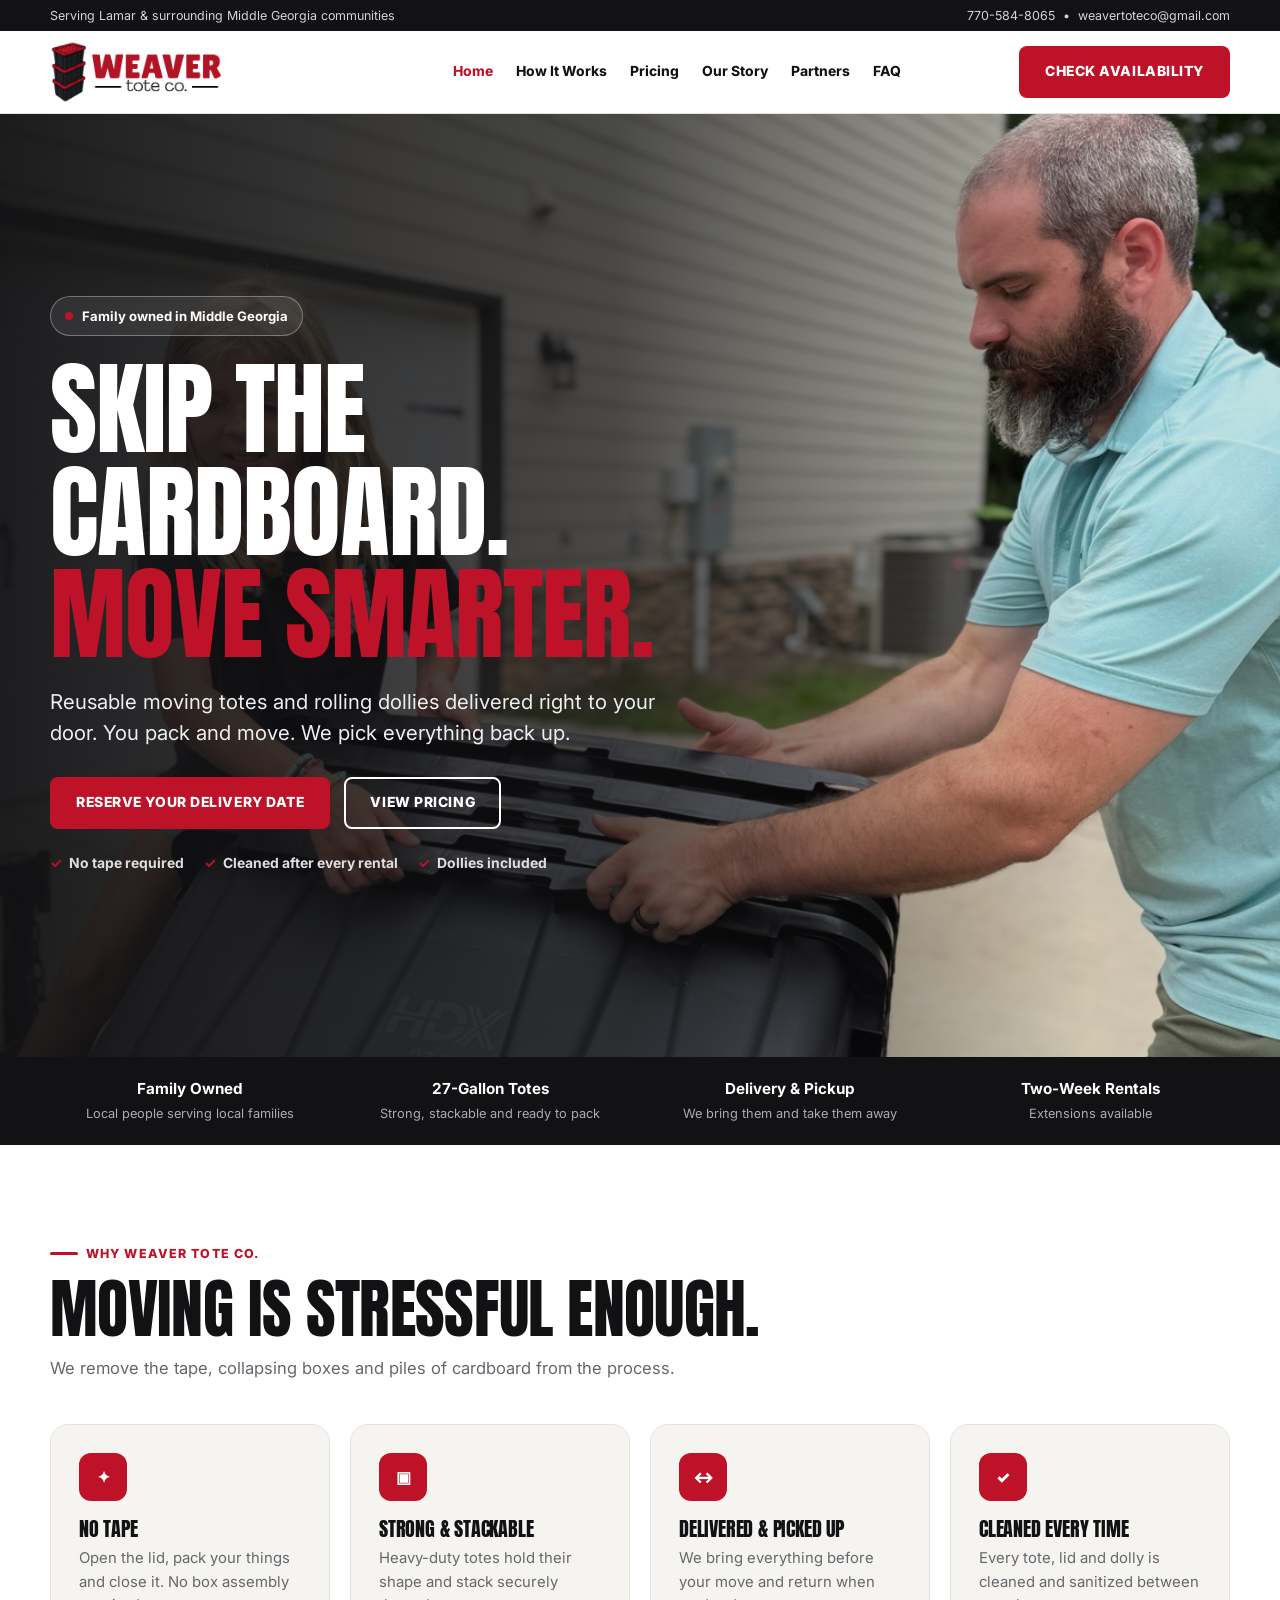
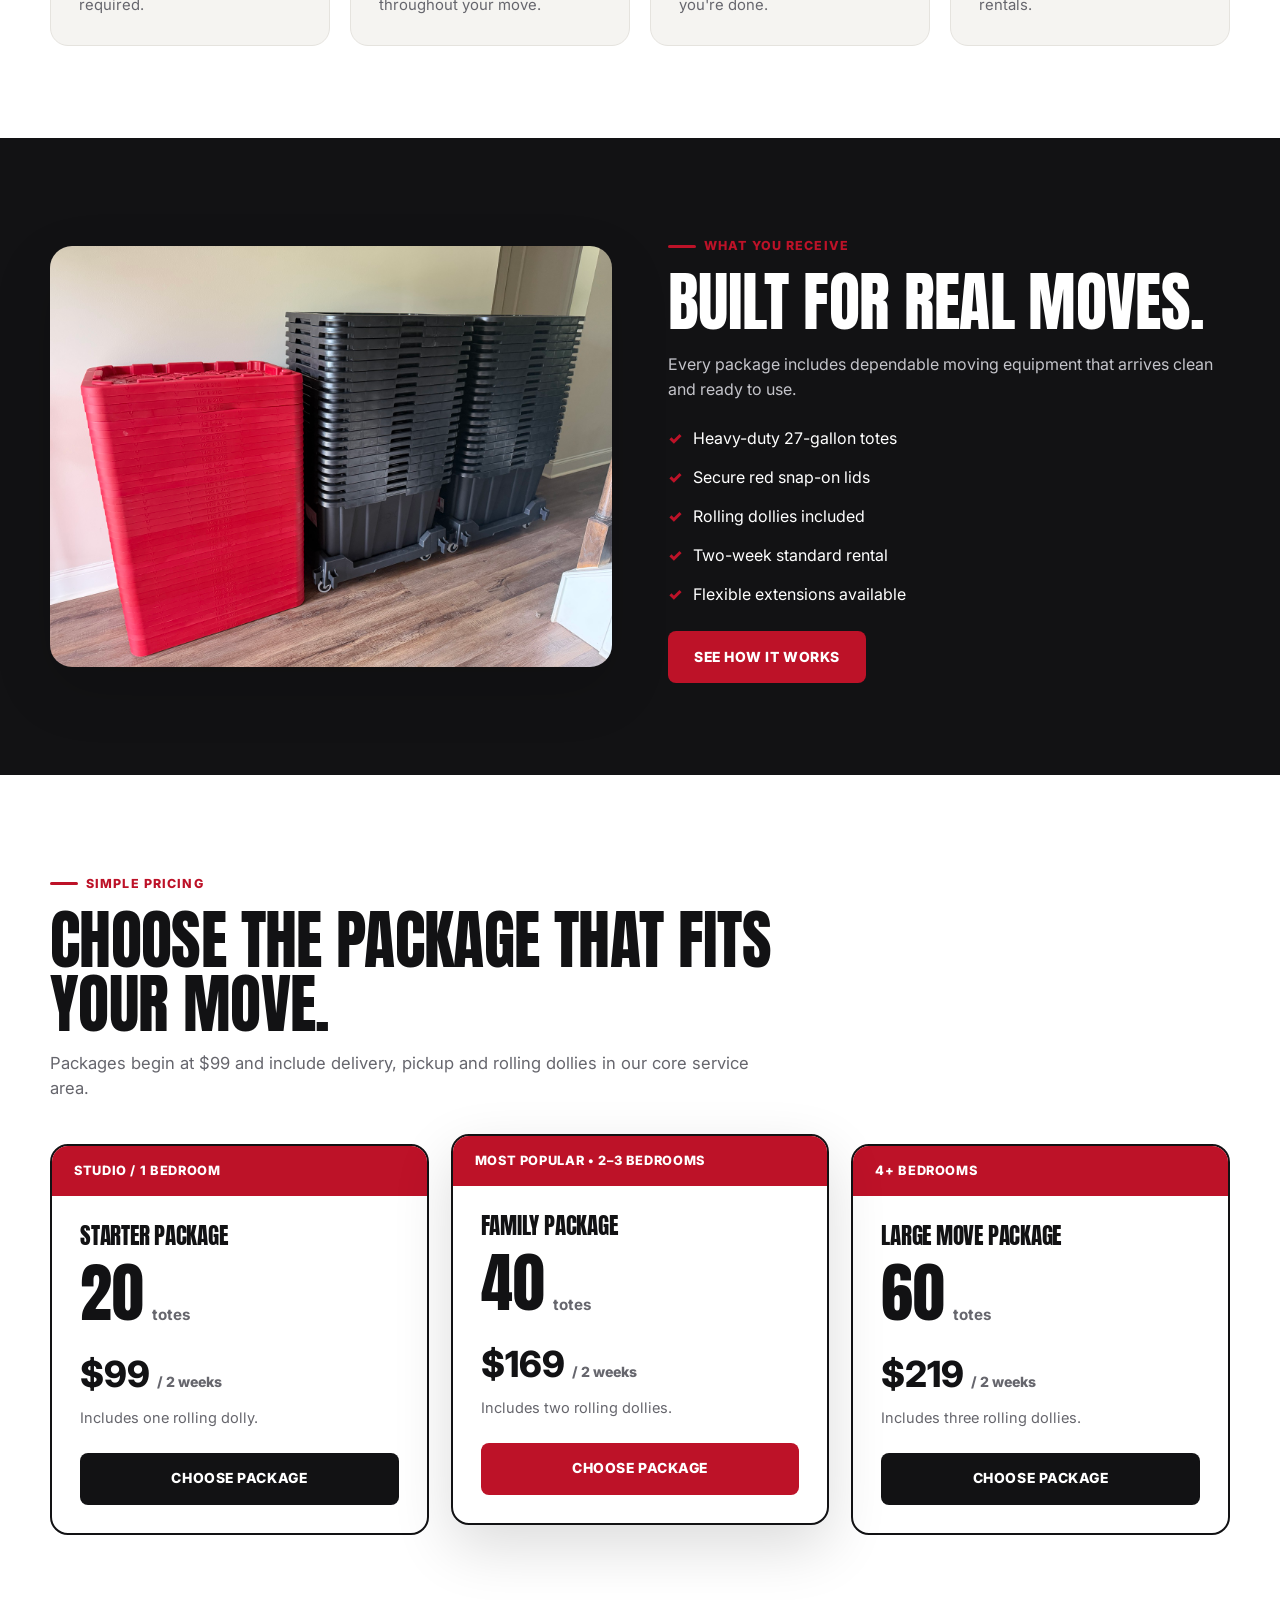
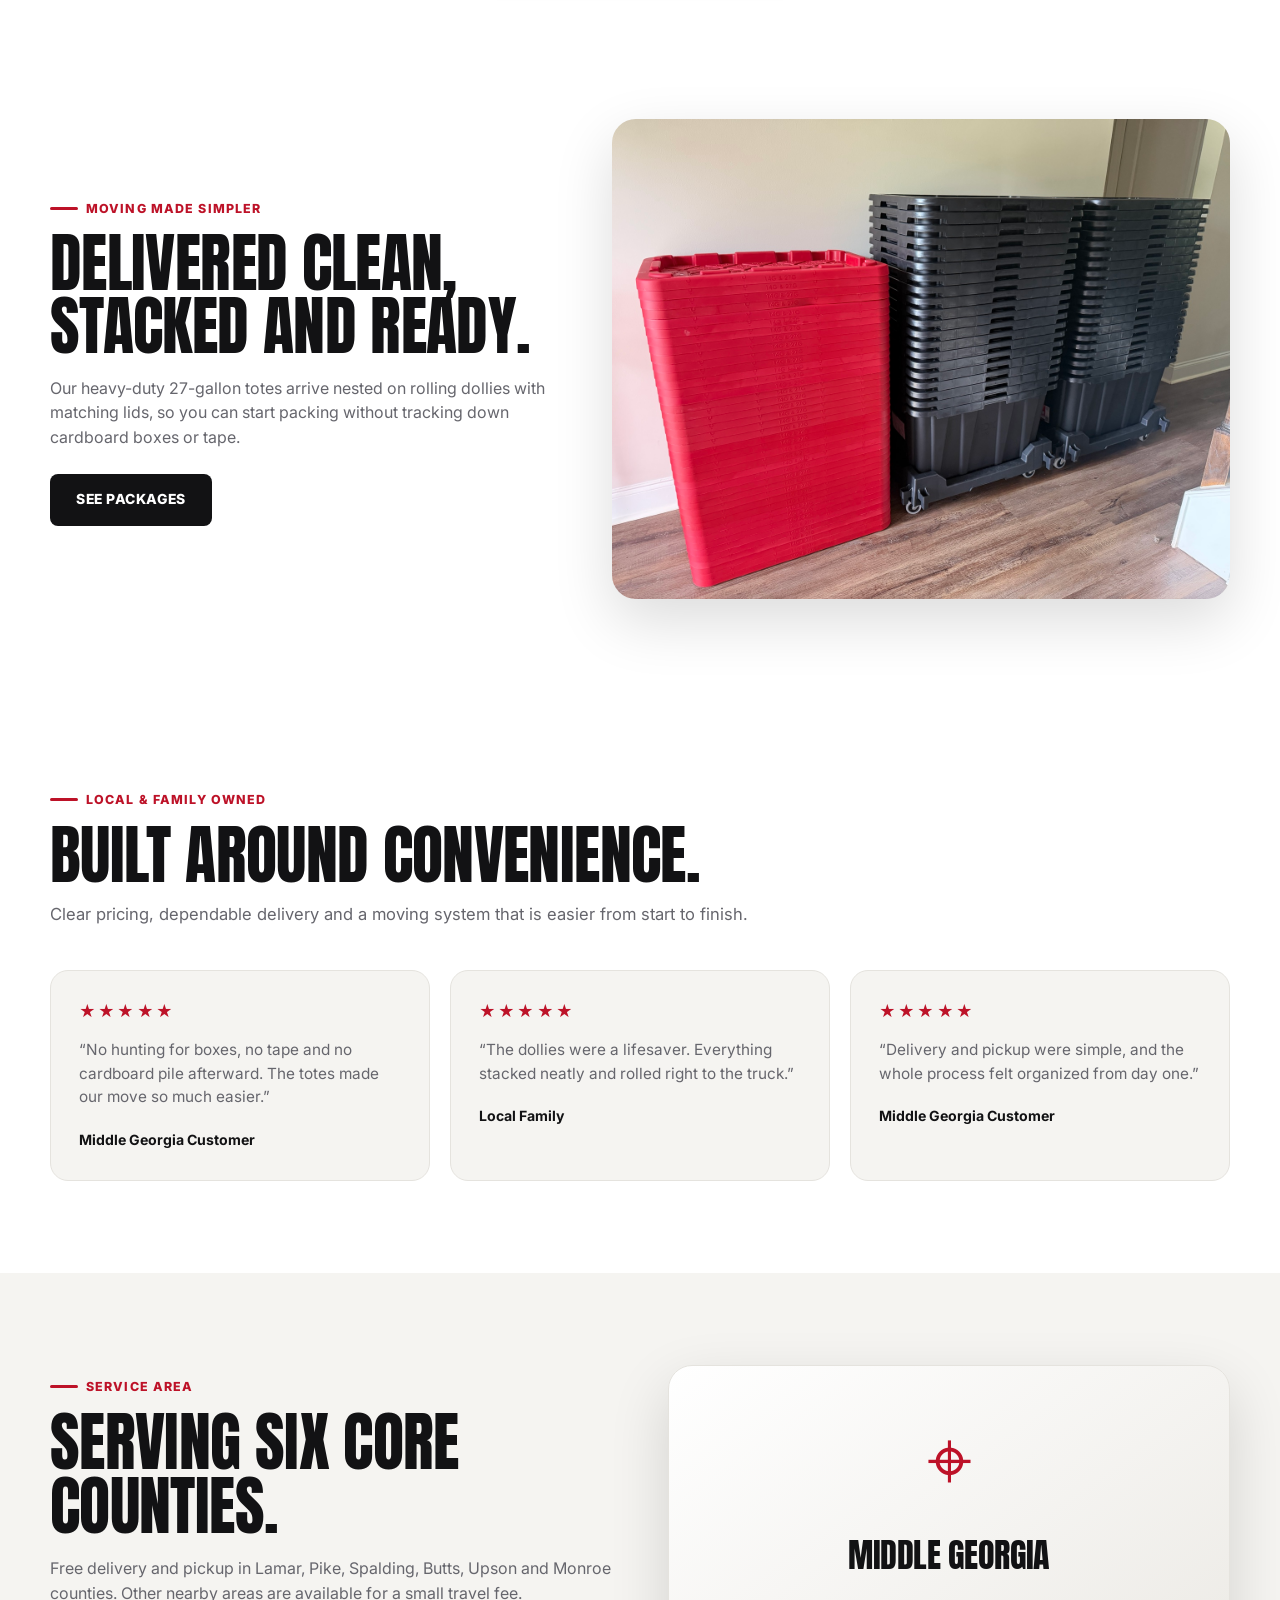
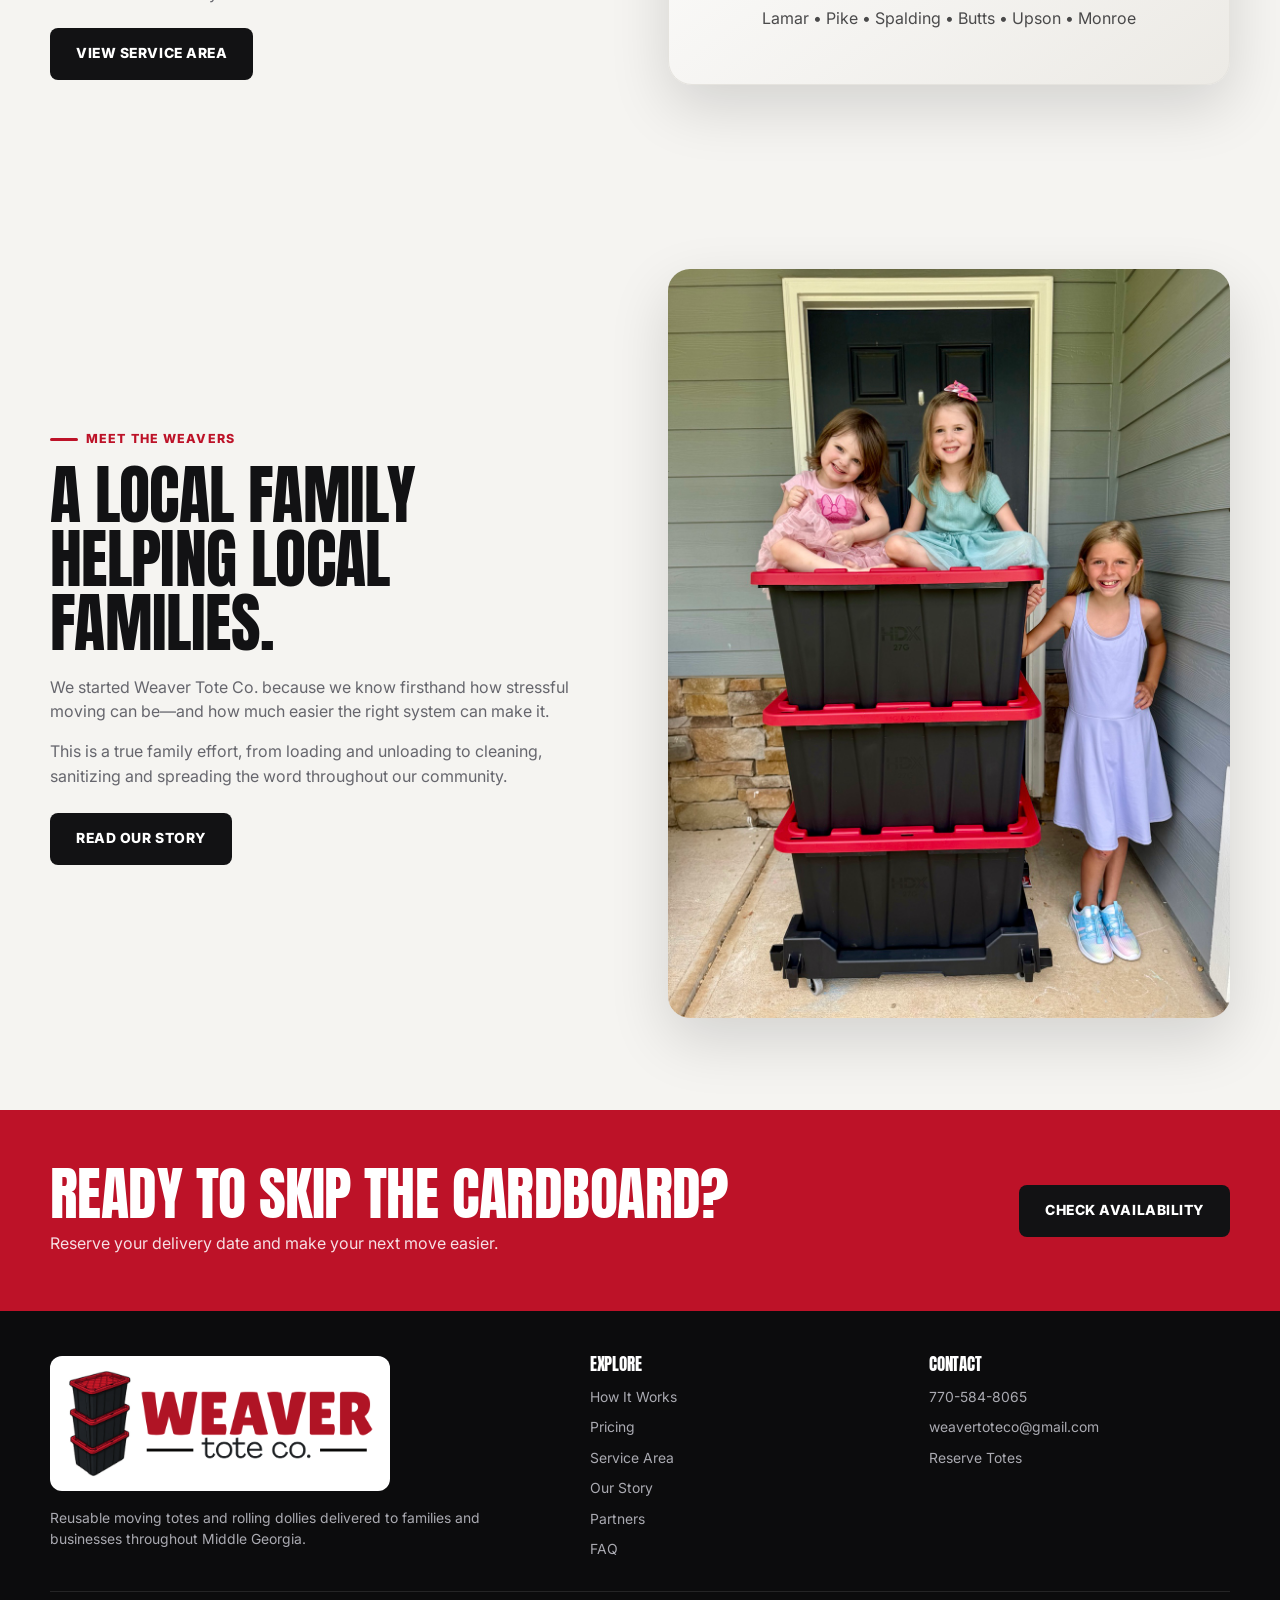
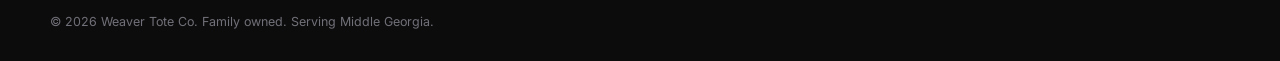
<file: index.html>
<!DOCTYPE html>
<html lang="en"><head>
<meta charset="UTF-8"><meta name="viewport" content="width=device-width,initial-scale=1">
<meta name="color-scheme" content="light only">
<title>Weaver Tote Co. | Moving Tote Rentals in Middle Georgia</title><meta name="description" content="Reusable moving totes and rolling dollies delivered throughout Lamar County and surrounding Middle Georgia communities.">
<link rel="preconnect" href="https://fonts.googleapis.com"><link rel="preconnect" href="https://fonts.gstatic.com" crossorigin>
<link href="https://fonts.googleapis.com/css2?family=Anton&family=Inter:wght@400;500;600;700;800&display=swap" rel="stylesheet">
<link rel="stylesheet" href="styles.css">
</head><body>
<header>
 <div class="topbar"><div class="container topbar-inner">
  <span>Serving Lamar & surrounding Middle Georgia communities</span>
  <span><a href="tel:+17705848065">770-584-8065</a> &nbsp;•&nbsp; <a href="mailto:weavertoteco@gmail.com">weavertoteco@gmail.com</a></span>
 </div></div>
 <div class="container nav">
  <a class="logo" href="index.html"><img src="weaver-tote-logo.png" alt="Weaver Tote Co."></a>
  <nav class="nav-links" id="navLinks"><a href="index.html" class="active">Home</a>
<a href="how-it-works.html" class="">How It Works</a>
<a href="pricing.html" class="">Pricing</a>
<a href="our-story.html" class="">Our Story</a>
<a href="partners.html" class="">Partners</a>
<a href="faq.html" class="">FAQ</a></nav>
  <div class="nav-actions">
   <a class="btn btn-primary" href="book.html">Check Availability</a>
   <button class="menu-toggle" id="menuToggle" aria-label="Open menu">☰</button>
  </div>
 </div>
</header><main>
<section class="home-hero">
 <div class="container"><div class="home-hero-content">
  <div class="hero-badge"><i></i> Family owned in Middle Georgia</div>
  <h1>Skip the cardboard.<br><span>Move smarter.</span></h1>
  <p>Reusable moving totes and rolling dollies delivered right to your door. You pack and move. We pick everything back up.</p>
  <div class="actions"><a href="book.html" class="btn btn-primary">Reserve Your Delivery Date</a><a href="pricing.html" class="btn btn-outline">View Pricing</a></div>
  <div class="proof"><span>No tape required</span><span>Cleaned after every rental</span><span>Dollies included</span></div>
 </div></div>
</section>
<div class="trust"><div class="container trust-grid">
 <div><strong>Family Owned</strong><span>Local people serving local families</span></div>
 <div><strong>27-Gallon Totes</strong><span>Strong, stackable and ready to pack</span></div>
 <div><strong>Delivery & Pickup</strong><span>We bring them and take them away</span></div>
 <div><strong>Two-Week Rentals</strong><span>Extensions available</span></div>
</div></div>
<section><div class="container">
 <div class="section-head"><span class="eyebrow">Why Weaver Tote Co.</span><h2>Moving is stressful enough.</h2><p>We remove the tape, collapsing boxes and piles of cardboard from the process.</p></div>
 <div class="card-grid">
  <article class="card"><div class="card-icon">✦</div><h3>No Tape</h3><p>Open the lid, pack your things and close it. No box assembly required.</p></article>
  <article class="card"><div class="card-icon">▣</div><h3>Strong & Stackable</h3><p>Heavy-duty totes hold their shape and stack securely throughout your move.</p></article>
  <article class="card"><div class="card-icon">↔</div><h3>Delivered & Picked Up</h3><p>We bring everything before your move and return when you're done.</p></article>
  <article class="card"><div class="card-icon">✓</div><h3>Cleaned Every Time</h3><p>Every tote, lid and dolly is cleaned and sanitized between rentals.</p></article>
 </div>
</div></section>
<section class="dark"><div class="container two-col">
 <div class="photo-frame"><img src="totes-and-dollies.jpeg" alt="Moving totes and dollies"></div>
 <div><span class="eyebrow">What You Receive</span><h2 style="font-size:clamp(2.5rem,5vw,4.2rem);margin-bottom:18px">Built for real moves.</h2>
  <p style="color:#c4c4ca">Every package includes dependable moving equipment that arrives clean and ready to use.</p>
  <ul class="check-list"><li>Heavy-duty 27-gallon totes</li><li>Secure red snap-on lids</li><li>Rolling dollies included</li><li>Two-week standard rental</li><li>Flexible extensions available</li></ul>
  <a href="how-it-works.html" class="btn btn-primary">See How It Works</a>
 </div>
</div></section>
<section><div class="container">
 <div class="section-head"><span class="eyebrow">Simple Pricing</span><h2>Choose the package that fits your move.</h2><p>Packages begin at $99 and include delivery, pickup and rolling dollies in our core service area.</p></div>
 <div class="pricing-grid">
  <article class="price-card"><div class="price-top">Studio / 1 Bedroom</div><div class="price-body"><h3>Starter Package</h3><div class="tote-count">20<span>totes</span></div><div class="price">$99 <small>/ 2 weeks</small></div><p>Includes one rolling dolly.</p><a href="book.html" data-package="20 Totes — Studio/1BR ($99)" class="btn btn-dark">Choose Package</a></div></article>
  <article class="price-card featured"><div class="price-top">Most Popular • 2–3 Bedrooms</div><div class="price-body"><h3>Family Package</h3><div class="tote-count">40<span>totes</span></div><div class="price">$169 <small>/ 2 weeks</small></div><p>Includes two rolling dollies.</p><a href="book.html" data-package="40 Totes — 2-3BR ($169)" class="btn btn-primary">Choose Package</a></div></article>
  <article class="price-card"><div class="price-top">4+ Bedrooms</div><div class="price-body"><h3>Large Move Package</h3><div class="tote-count">60<span>totes</span></div><div class="price">$219 <small>/ 2 weeks</small></div><p>Includes three rolling dollies.</p><a href="book.html" data-package="60 Totes — 4+BR ($219)" class="btn btn-dark">Choose Package</a></div></article>
 </div>
</div></section>


<section class="product-photo-section">
  <div class="container product-photo-layout">
    <div>
      <span class="eyebrow">Moving Made Simpler</span>
      <h2>Delivered clean, stacked and ready.</h2>
      <p>Our heavy-duty 27-gallon totes arrive nested on rolling dollies with matching lids, so you can start packing without tracking down cardboard boxes or tape.</p>
      <a href="pricing.html" class="btn btn-dark">See Packages</a>
    </div>
    <div class="product-photo">
      <img src="stacked-totes-product.jpeg" alt="Weaver Tote Co. moving totes, lids and dollies">
    </div>
  </div>
</section>
<section class="reviews-section">
 <div class="container">
  <div class="section-head"><span class="eyebrow">Local & Family Owned</span><h2>Built around convenience.</h2><p>Clear pricing, dependable delivery and a moving system that is easier from start to finish.</p></div>
  <div class="review-grid">
   <article class="review-card"><div class="stars">★★★★★</div><p>“No hunting for boxes, no tape and no cardboard pile afterward. The totes made our move so much easier.”</p><strong>Middle Georgia Customer</strong></article>
   <article class="review-card"><div class="stars">★★★★★</div><p>“The dollies were a lifesaver. Everything stacked neatly and rolled right to the truck.”</p><strong>Local Family</strong></article>
   <article class="review-card"><div class="stars">★★★★★</div><p>“Delivery and pickup were simple, and the whole process felt organized from day one.”</p><strong>Middle Georgia Customer</strong></article>
  </div>
 </div>
</section>
<section class="service-callout">
 <div class="container two-col">
  <div><span class="eyebrow">Service Area</span><h2 style="font-size:clamp(2.4rem,5vw,4rem);margin-bottom:18px">Serving six core counties.</h2><p style="color:var(--gray);margin-bottom:22px">Free delivery and pickup in Lamar, Pike, Spalding, Butts, Upson and Monroe counties. Other nearby areas are available for a small travel fee.</p><a href="service-area.html" class="btn btn-dark">View Service Area</a></div>
  <div class="service-map-card light"><div class="map-pin">⌖</div><h3>Middle Georgia</h3><p>Lamar • Pike • Spalding • Butts • Upson • Monroe</p></div>
 </div>
</section>
<section style="background:var(--off)"><div class="container two-col">
 <div><span class="eyebrow">Meet the Weavers</span><h2 style="font-size:clamp(2.4rem,5vw,4rem);margin-bottom:20px">A local family helping local families.</h2>
 <p style="color:var(--gray);margin-bottom:15px">We started Weaver Tote Co. because we know firsthand how stressful moving can be—and how much easier the right system can make it.</p>
 <p style="color:var(--gray);margin-bottom:24px">This is a true family effort, from loading and unloading to cleaning, sanitizing and spreading the word throughout our community.</p>
 <a href="our-story.html" class="btn btn-dark">Read Our Story</a></div>
 <div class="photo-frame"><img src="family-totes-2.jpeg" alt="The Weaver children with moving totes"></div>
</div></section>
</main>
<section class="cta">
 <div class="container cta-inner">
  <div><h2>Ready to skip the cardboard?</h2><p>Reserve your delivery date and make your next move easier.</p></div>
  <a href="book.html" class="btn btn-dark">Check Availability</a>
 </div>
</section>
<footer>
 <div class="container">
  <div class="footer-grid">
   <div>
    <div class="footer-logo"><img src="weaver-tote-logo.png" alt="Weaver Tote Co."></div>
    <p>Reusable moving totes and rolling dollies delivered to families and businesses throughout Middle Georgia.</p>
   </div>
   <div><h4>Explore</h4><div class="footer-links">
    <a href="how-it-works.html">How It Works</a><a href="pricing.html">Pricing</a><a href="service-area.html">Service Area</a><a href="our-story.html">Our Story</a><a href="partners.html">Partners</a><a href="faq.html">FAQ</a>
   </div></div>
   <div><h4>Contact</h4><div class="footer-links">
    <a href="tel:+17705848065">770-584-8065</a><a href="mailto:weavertoteco@gmail.com">weavertoteco@gmail.com</a><a href="book.html">Reserve Totes</a>
   </div></div>
  </div>
  <div class="copyright">© 2026 Weaver Tote Co. Family owned. Serving Middle Georgia.</div>
 </div>
</footer><script src="site.js"></script><div class="mobile-actions"><a href="tel:+17705848065">Call</a><a href="sms:17705848065">Text</a><a href="book.html">Book</a></div></body></html>
</file>
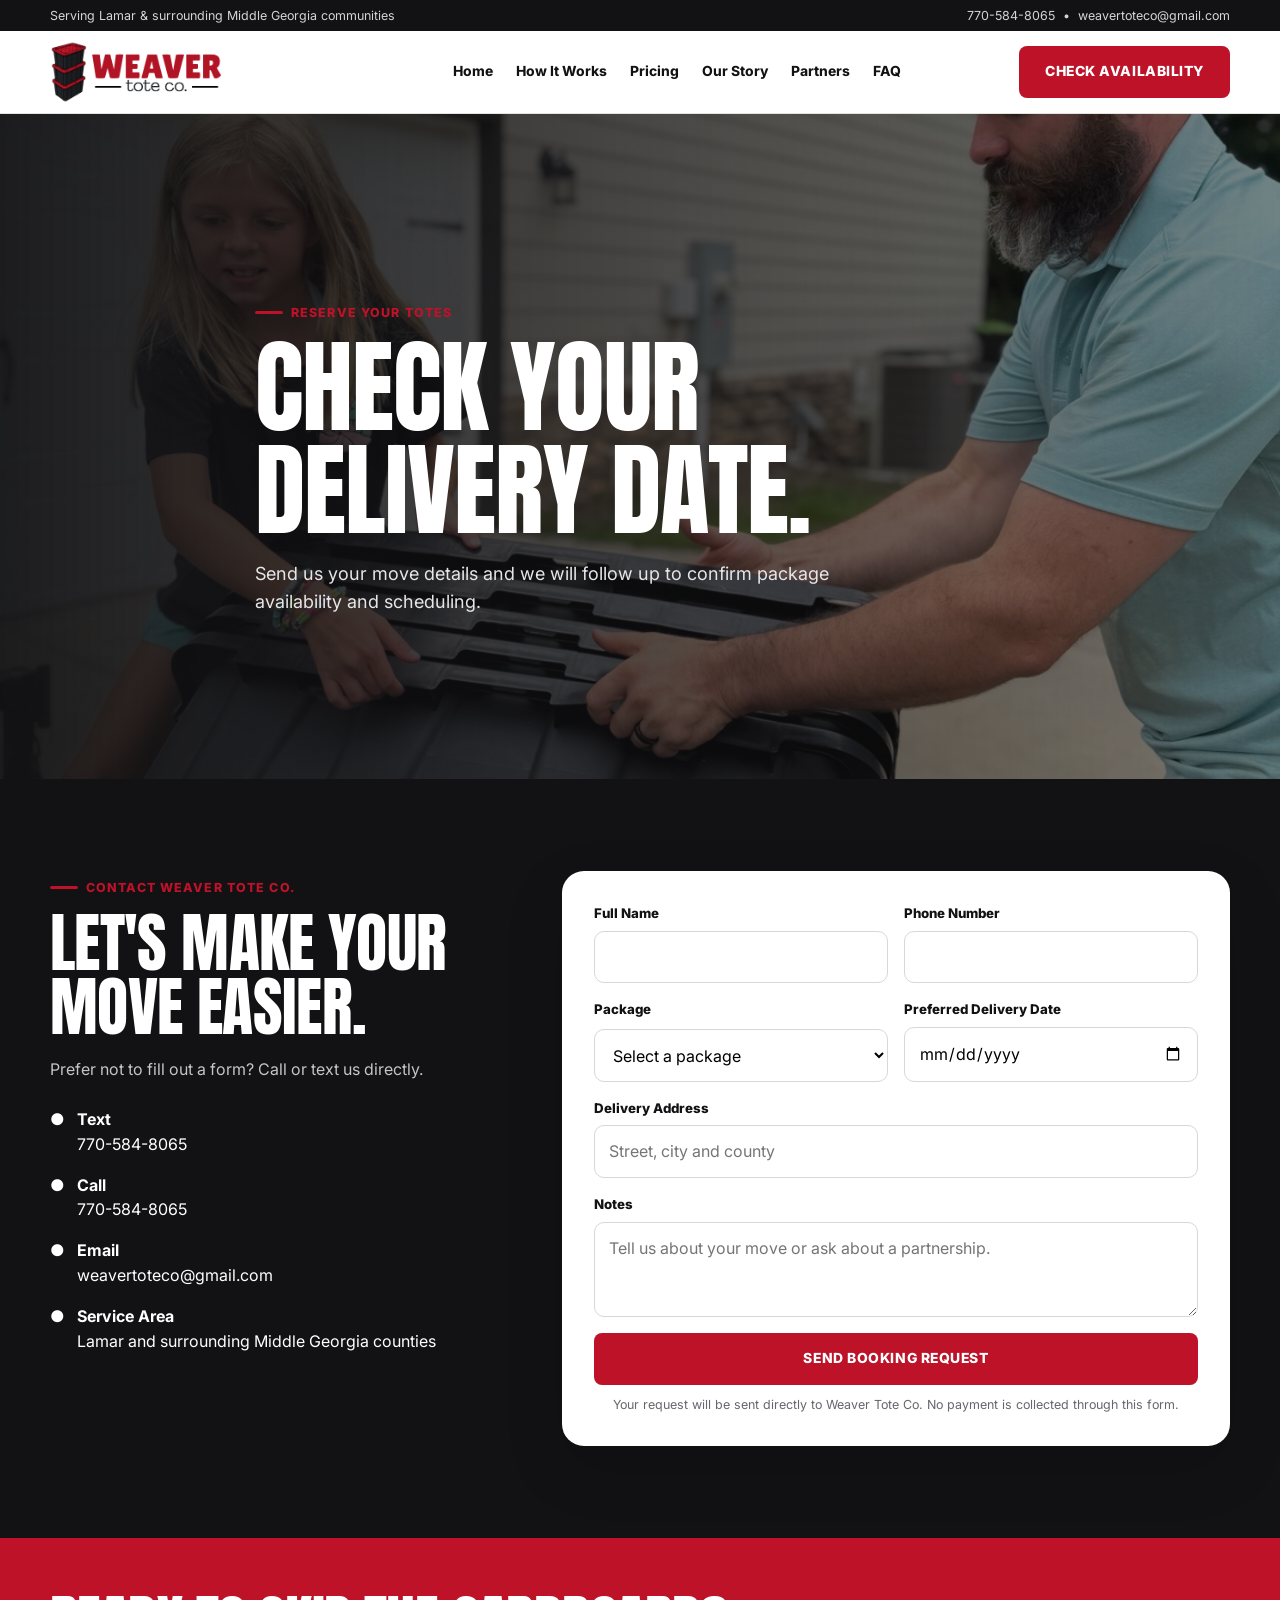
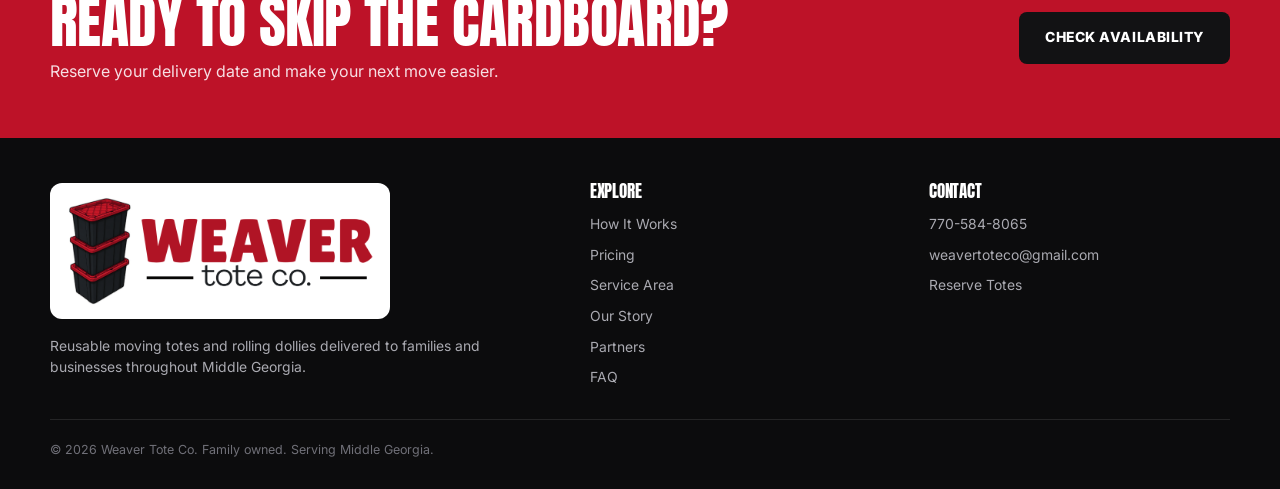
<file: book.html>
<!DOCTYPE html>
<html lang="en"><head>
<meta charset="UTF-8"><meta name="viewport" content="width=device-width,initial-scale=1">
<meta name="color-scheme" content="light only">
<title>Reserve Moving Totes | Weaver Tote Co.</title><meta name="description" content="Request moving tote delivery and check availability with Weaver Tote Co. in Middle Georgia.">
<link rel="preconnect" href="https://fonts.googleapis.com"><link rel="preconnect" href="https://fonts.gstatic.com" crossorigin>
<link href="https://fonts.googleapis.com/css2?family=Anton&family=Inter:wght@400;500;600;700;800&display=swap" rel="stylesheet">
<link rel="stylesheet" href="styles.css">
</head><body>
<header>
 <div class="topbar"><div class="container topbar-inner">
  <span>Serving Lamar & surrounding Middle Georgia communities</span>
  <span><a href="tel:+17705848065">770-584-8065</a> &nbsp;•&nbsp; <a href="mailto:weavertoteco@gmail.com">weavertoteco@gmail.com</a></span>
 </div></div>
 <div class="container nav">
  <a class="logo" href="index.html"><img src="weaver-tote-logo.png" alt="Weaver Tote Co."></a>
  <nav class="nav-links" id="navLinks"><a href="index.html" class="">Home</a>
<a href="how-it-works.html" class="">How It Works</a>
<a href="pricing.html" class="">Pricing</a>
<a href="our-story.html" class="">Our Story</a>
<a href="partners.html" class="">Partners</a>
<a href="faq.html" class="">FAQ</a></nav>
  <div class="nav-actions">
   <a class="btn btn-primary" href="book.html">Check Availability</a>
   <button class="menu-toggle" id="menuToggle" aria-label="Open menu">☰</button>
  </div>
 </div>
</header><main>
<section class="page-hero" style="--hero-image:url('hero-loading-totes.jpeg')"><div class="container page-hero-content"><span class="eyebrow">Reserve Your Totes</span><h1>Check your delivery date.</h1><p>Send us your move details and we will follow up to confirm package availability and scheduling.</p></div></section>
<section class="dark"><div class="container contact-grid">
<div><span class="eyebrow">Contact Weaver Tote Co.</span><h2 style="font-size:clamp(2.5rem,5vw,4.2rem);margin-bottom:18px">Let's make your move easier.</h2><p style="color:#c4c4ca">Prefer not to fill out a form? Call or text us directly.</p>
<div class="contact-items"><a class="contact-item" href="sms:17705848065"><span>●</span><span><strong>Text</strong><br>770-584-8065</span></a><a class="contact-item" href="tel:+17705848065"><span>●</span><span><strong>Call</strong><br>770-584-8065</span></a><a class="contact-item" href="mailto:weavertoteco@gmail.com"><span>●</span><span><strong>Email</strong><br>weavertoteco@gmail.com</span></a><div class="contact-item"><span>●</span><span><strong>Service Area</strong><br>Lamar and surrounding Middle Georgia counties</span></div></div></div>
<form id="bookingForm" action="https://formspree.io/f/mvzeqjqe" method="POST">
<div class="form-row"><div class="field"><label for="name">Full Name</label><input id="name" name="name" type="text" required></div><div class="field"><label for="phone">Phone Number</label><input id="phone" name="phone" type="tel" required></div></div>
<div class="form-row"><div class="field"><label for="package">Package</label><select id="package" name="package" required><option value="">Select a package</option><option value="20 Totes — Studio/1BR ($99)">20 Totes — Studio/1BR ($99)</option><option value="40 Totes — 2-3BR ($169)">40 Totes — 2-3BR ($169)</option><option value="60 Totes — 4+BR ($219)">60 Totes — 4+BR ($219)</option><option value="Custom / Not Sure Yet">Custom / Not Sure Yet</option></select></div><div class="field"><label for="date">Preferred Delivery Date</label><input id="date" name="preferred_delivery_date" type="date" required></div></div>
<div class="field"><label for="address">Delivery Address</label><input id="address" name="delivery_address" type="text" placeholder="Street, city and county" required></div>
<div class="field"><label for="notes">Notes</label><textarea id="notes" name="notes" placeholder="Tell us about your move or ask about a partnership."></textarea></div>
<input type="hidden" name="_subject" value="New Weaver Tote Co. Booking Request">
<input type="hidden" name="_format" value="plain">
<button class="btn btn-primary form-submit" type="submit">Send Booking Request</button>
<p class="form-note">Your request will be sent directly to Weaver Tote Co. No payment is collected through this form.</p>
<p id="formStatus" class="form-note" style="display:none;font-weight:700;"></p>
</form></div></section>
</main>
<section class="cta">
 <div class="container cta-inner">
  <div><h2>Ready to skip the cardboard?</h2><p>Reserve your delivery date and make your next move easier.</p></div>
  <a href="book.html" class="btn btn-dark">Check Availability</a>
 </div>
</section>
<footer>
 <div class="container">
  <div class="footer-grid">
   <div>
    <div class="footer-logo"><img src="weaver-tote-logo.png" alt="Weaver Tote Co."></div>
    <p>Reusable moving totes and rolling dollies delivered to families and businesses throughout Middle Georgia.</p>
   </div>
   <div><h4>Explore</h4><div class="footer-links">
    <a href="how-it-works.html">How It Works</a><a href="pricing.html">Pricing</a><a href="service-area.html">Service Area</a><a href="our-story.html">Our Story</a><a href="partners.html">Partners</a><a href="faq.html">FAQ</a>
   </div></div>
   <div><h4>Contact</h4><div class="footer-links">
    <a href="tel:+17705848065">770-584-8065</a><a href="mailto:weavertoteco@gmail.com">weavertoteco@gmail.com</a><a href="book.html">Reserve Totes</a>
   </div></div>
  </div>
  <div class="copyright">© 2026 Weaver Tote Co. Family owned. Serving Middle Georgia.</div>
 </div>
</footer><script src="site.js"></script><div class="mobile-actions"><a href="tel:+17705848065">Call</a><a href="sms:17705848065">Text</a><a href="book.html">Book</a></div></body></html>
</file>
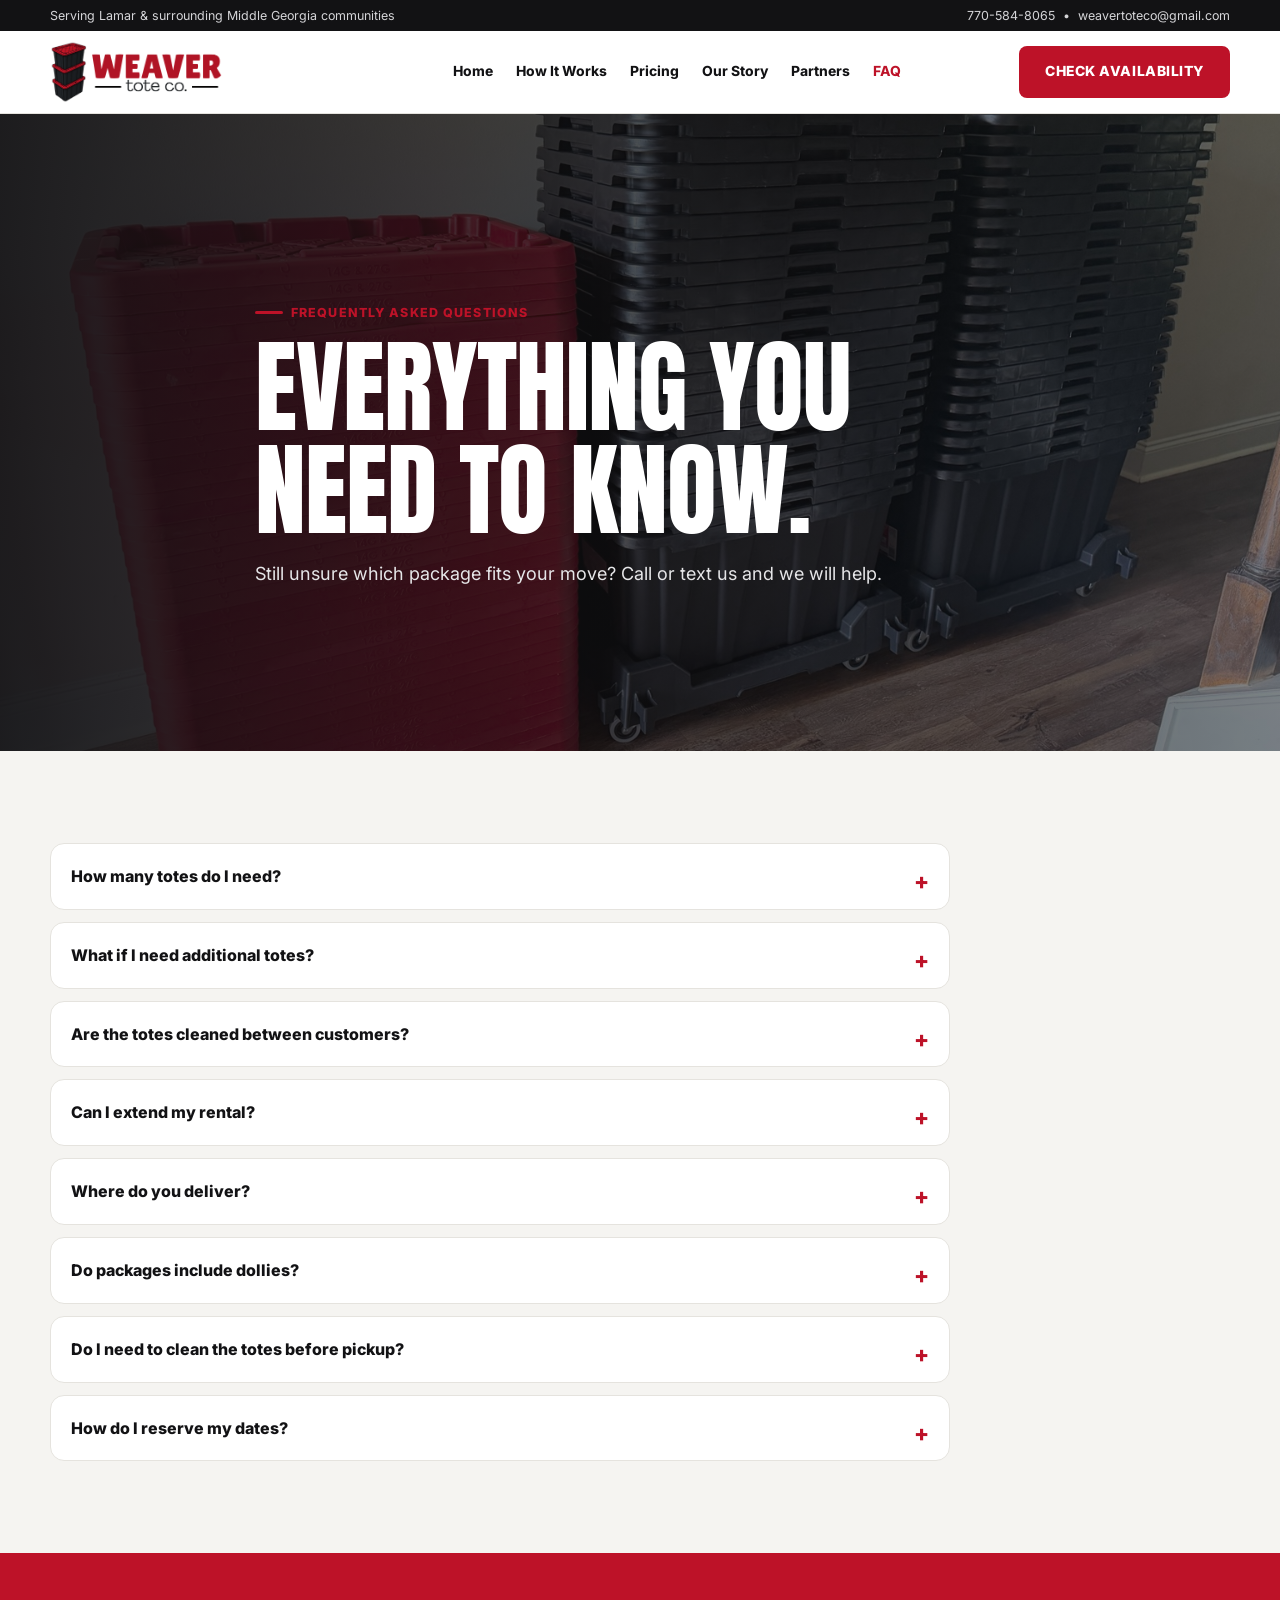
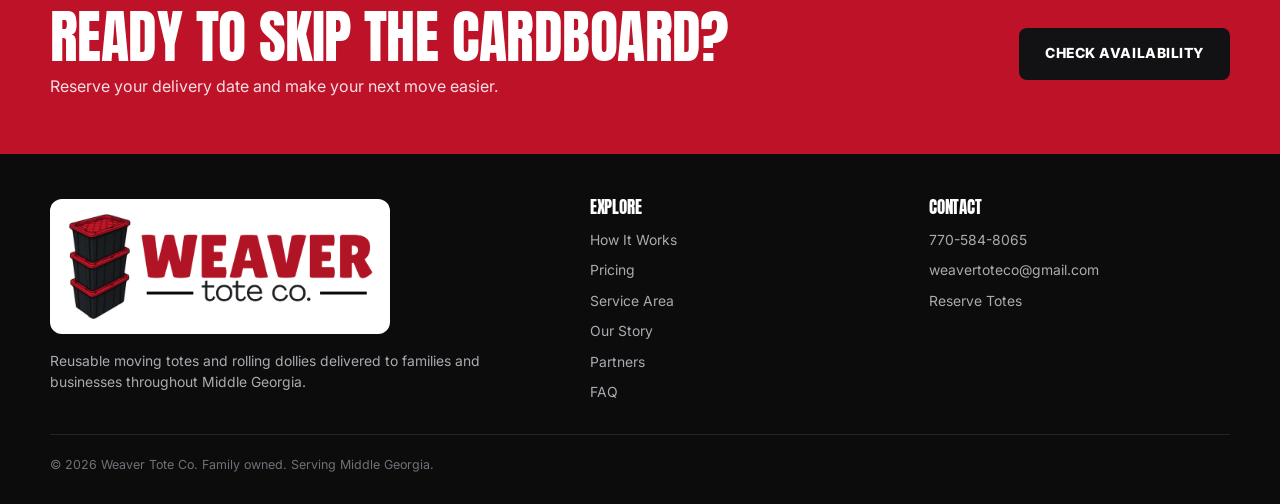
<file: faq.html>
<!DOCTYPE html>
<html lang="en"><head>
<meta charset="UTF-8"><meta name="viewport" content="width=device-width,initial-scale=1">
<meta name="color-scheme" content="light only">
<title>Frequently Asked Questions | Weaver Tote Co.</title><meta name="description" content="Answers about Weaver Tote Co. moving tote rental packages, delivery, sanitizing, extensions and service areas.">
<link rel="preconnect" href="https://fonts.googleapis.com"><link rel="preconnect" href="https://fonts.gstatic.com" crossorigin>
<link href="https://fonts.googleapis.com/css2?family=Anton&family=Inter:wght@400;500;600;700;800&display=swap" rel="stylesheet">
<link rel="stylesheet" href="styles.css">
</head><body>
<header>
 <div class="topbar"><div class="container topbar-inner">
  <span>Serving Lamar & surrounding Middle Georgia communities</span>
  <span><a href="tel:+17705848065">770-584-8065</a> &nbsp;•&nbsp; <a href="mailto:weavertoteco@gmail.com">weavertoteco@gmail.com</a></span>
 </div></div>
 <div class="container nav">
  <a class="logo" href="index.html"><img src="weaver-tote-logo.png" alt="Weaver Tote Co."></a>
  <nav class="nav-links" id="navLinks"><a href="index.html" class="">Home</a>
<a href="how-it-works.html" class="">How It Works</a>
<a href="pricing.html" class="">Pricing</a>
<a href="our-story.html" class="">Our Story</a>
<a href="partners.html" class="">Partners</a>
<a href="faq.html" class="active">FAQ</a></nav>
  <div class="nav-actions">
   <a class="btn btn-primary" href="book.html">Check Availability</a>
   <button class="menu-toggle" id="menuToggle" aria-label="Open menu">☰</button>
  </div>
 </div>
</header><main>
<section class="page-hero" style="--hero-image:url('totes-and-dollies.jpeg')"><div class="container page-hero-content"><span class="eyebrow">Frequently Asked Questions</span><h1>Everything you need to know.</h1><p>Still unsure which package fits your move? Call or text us and we will help.</p></div></section>
<section style="background:var(--off)"><div class="container"><div class="faq-list">
<details><summary>How many totes do I need?</summary><p>Our 20-tote package generally works for a studio or one-bedroom move, 40 totes for two to three bedrooms, and 60 totes for larger homes. Every move is different, so we can help you choose.</p></details>
<details><summary>What if I need additional totes?</summary><p>Additional totes are available for $7 each, subject to availability.</p></details>
<details><summary>Are the totes cleaned between customers?</summary><p>Yes. Totes, lids and dollies are cleaned and sanitized after each rental.</p></details>
<details><summary>Can I extend my rental?</summary><p>Yes. Flexible extensions are available. Contact us as early as possible so we can confirm inventory and scheduling.</p></details>
<details><summary>Where do you deliver?</summary><p>Delivery and pickup are included in Lamar, Pike, Spalding, Butts, Upson and Monroe counties. Other Middle Georgia areas are available for a small travel fee.</p></details>
<details><summary>Do packages include dollies?</summary><p>Yes. The 20-tote package includes one, the 40-tote package includes two, and the 60-tote package includes three.</p></details>
<details><summary>Do I need to clean the totes before pickup?</summary><p>We ask that totes be emptied and free of personal items or loose debris. We handle the full cleaning and sanitizing process after pickup.</p></details>
<details><summary>How do I reserve my dates?</summary><p>Submit the booking form, call or text us. Your dates are not confirmed until we follow up and finalize the reservation.</p></details>
</div></div></section>
</main>
<section class="cta">
 <div class="container cta-inner">
  <div><h2>Ready to skip the cardboard?</h2><p>Reserve your delivery date and make your next move easier.</p></div>
  <a href="book.html" class="btn btn-dark">Check Availability</a>
 </div>
</section>
<footer>
 <div class="container">
  <div class="footer-grid">
   <div>
    <div class="footer-logo"><img src="weaver-tote-logo.png" alt="Weaver Tote Co."></div>
    <p>Reusable moving totes and rolling dollies delivered to families and businesses throughout Middle Georgia.</p>
   </div>
   <div><h4>Explore</h4><div class="footer-links">
    <a href="how-it-works.html">How It Works</a><a href="pricing.html">Pricing</a><a href="service-area.html">Service Area</a><a href="our-story.html">Our Story</a><a href="partners.html">Partners</a><a href="faq.html">FAQ</a>
   </div></div>
   <div><h4>Contact</h4><div class="footer-links">
    <a href="tel:+17705848065">770-584-8065</a><a href="mailto:weavertoteco@gmail.com">weavertoteco@gmail.com</a><a href="book.html">Reserve Totes</a>
   </div></div>
  </div>
  <div class="copyright">© 2026 Weaver Tote Co. Family owned. Serving Middle Georgia.</div>
 </div>
</footer><script src="site.js"></script><div class="mobile-actions"><a href="tel:+17705848065">Call</a><a href="sms:17705848065">Text</a><a href="book.html">Book</a></div></body></html>
</file>
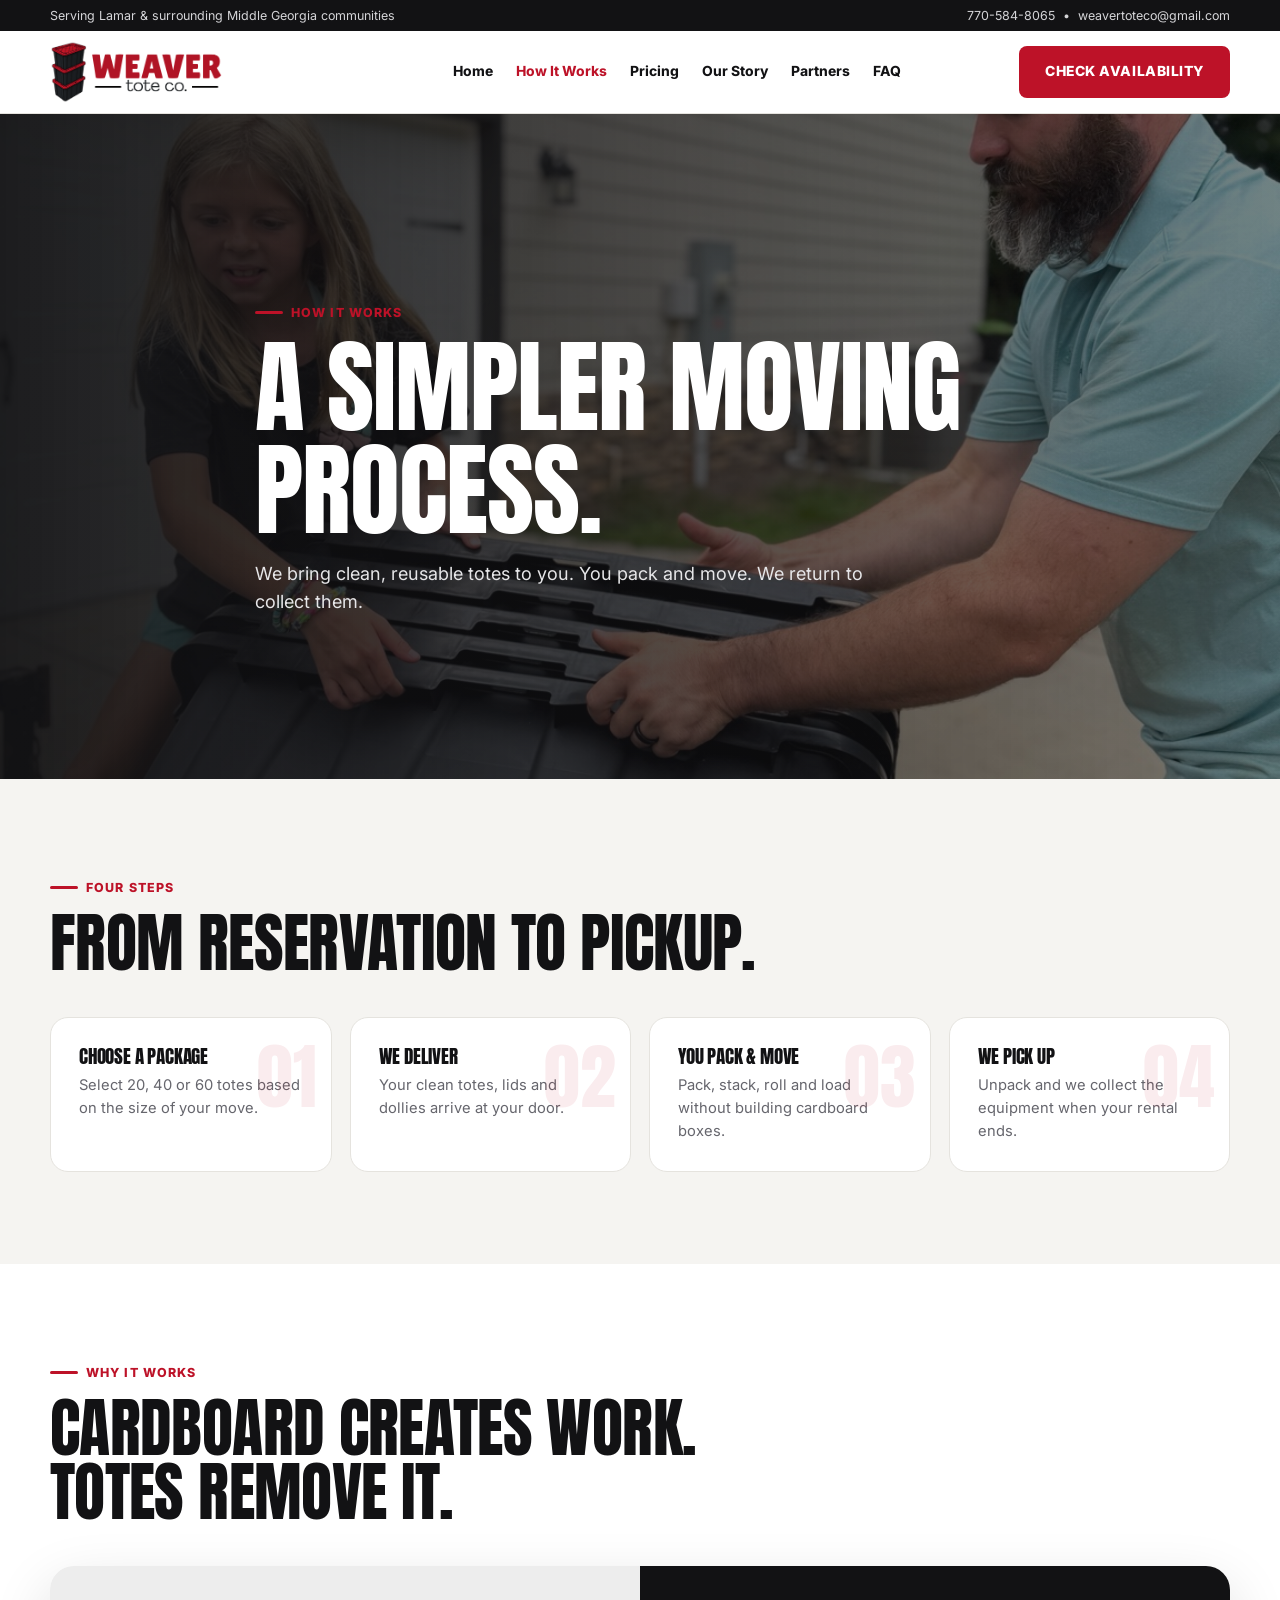
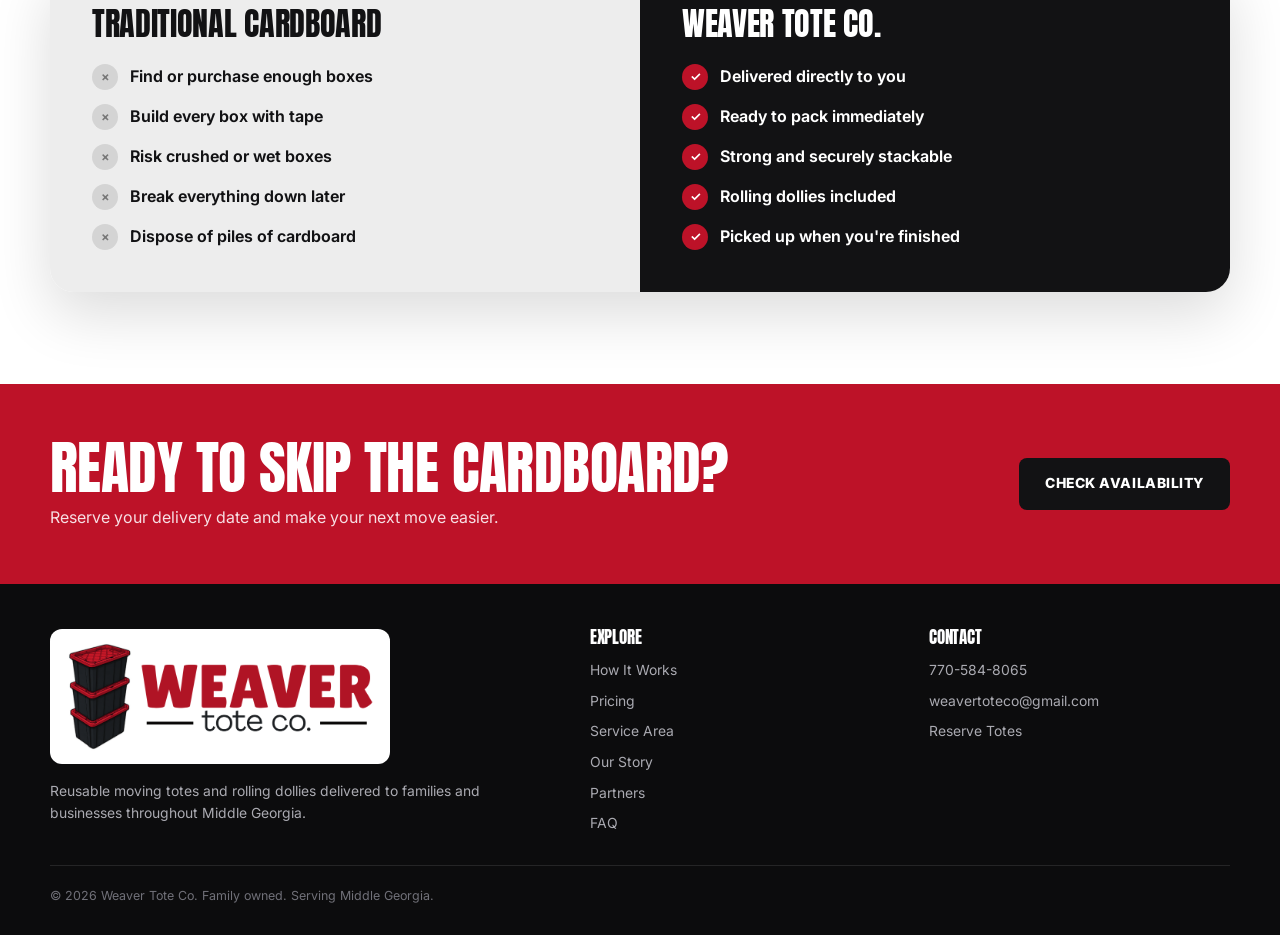
<file: how-it-works.html>
<!DOCTYPE html>
<html lang="en"><head>
<meta charset="UTF-8"><meta name="viewport" content="width=device-width,initial-scale=1">
<meta name="color-scheme" content="light only">
<title>How It Works | Weaver Tote Co.</title><meta name="description" content="Learn how Weaver Tote Co. delivers reusable moving totes and dollies for a simpler Middle Georgia move.">
<link rel="preconnect" href="https://fonts.googleapis.com"><link rel="preconnect" href="https://fonts.gstatic.com" crossorigin>
<link href="https://fonts.googleapis.com/css2?family=Anton&family=Inter:wght@400;500;600;700;800&display=swap" rel="stylesheet">
<link rel="stylesheet" href="styles.css">
</head><body>
<header>
 <div class="topbar"><div class="container topbar-inner">
  <span>Serving Lamar & surrounding Middle Georgia communities</span>
  <span><a href="tel:+17705848065">770-584-8065</a> &nbsp;•&nbsp; <a href="mailto:weavertoteco@gmail.com">weavertoteco@gmail.com</a></span>
 </div></div>
 <div class="container nav">
  <a class="logo" href="index.html"><img src="weaver-tote-logo.png" alt="Weaver Tote Co."></a>
  <nav class="nav-links" id="navLinks"><a href="index.html" class="">Home</a>
<a href="how-it-works.html" class="active">How It Works</a>
<a href="pricing.html" class="">Pricing</a>
<a href="our-story.html" class="">Our Story</a>
<a href="partners.html" class="">Partners</a>
<a href="faq.html" class="">FAQ</a></nav>
  <div class="nav-actions">
   <a class="btn btn-primary" href="book.html">Check Availability</a>
   <button class="menu-toggle" id="menuToggle" aria-label="Open menu">☰</button>
  </div>
 </div>
</header><main>
<section class="page-hero" style="--hero-image:url('hero-loading-totes.jpeg')"><div class="container page-hero-content"><span class="eyebrow">How It Works</span><h1>A simpler moving process.</h1><p>We bring clean, reusable totes to you. You pack and move. We return to collect them.</p></div></section>
<section style="background:var(--off)"><div class="container"><div class="section-head"><span class="eyebrow">Four Steps</span><h2>From reservation to pickup.</h2></div>
<div class="steps"><article class="step"><h3>Choose a Package</h3><p>Select 20, 40 or 60 totes based on the size of your move.</p></article><article class="step"><h3>We Deliver</h3><p>Your clean totes, lids and dollies arrive at your door.</p></article><article class="step"><h3>You Pack & Move</h3><p>Pack, stack, roll and load without building cardboard boxes.</p></article><article class="step"><h3>We Pick Up</h3><p>Unpack and we collect the equipment when your rental ends.</p></article></div></div></section>


<section><div class="container"><div class="section-head"><span class="eyebrow">Why It Works</span><h2>Cardboard creates work. Totes remove it.</h2></div>
<div class="compare"><div class="compare-side compare-old"><h3>Traditional Cardboard</h3><div class="compare-list">
<div class="compare-item"><span class="compare-icon">×</span>Find or purchase enough boxes</div><div class="compare-item"><span class="compare-icon">×</span>Build every box with tape</div><div class="compare-item"><span class="compare-icon">×</span>Risk crushed or wet boxes</div><div class="compare-item"><span class="compare-icon">×</span>Break everything down later</div><div class="compare-item"><span class="compare-icon">×</span>Dispose of piles of cardboard</div>
</div></div><div class="compare-side compare-new"><h3>Weaver Tote Co.</h3><div class="compare-list">
<div class="compare-item"><span class="compare-icon">✓</span>Delivered directly to you</div><div class="compare-item"><span class="compare-icon">✓</span>Ready to pack immediately</div><div class="compare-item"><span class="compare-icon">✓</span>Strong and securely stackable</div><div class="compare-item"><span class="compare-icon">✓</span>Rolling dollies included</div><div class="compare-item"><span class="compare-icon">✓</span>Picked up when you're finished</div>
</div></div></div></div></section>
</main>
<section class="cta">
 <div class="container cta-inner">
  <div><h2>Ready to skip the cardboard?</h2><p>Reserve your delivery date and make your next move easier.</p></div>
  <a href="book.html" class="btn btn-dark">Check Availability</a>
 </div>
</section>
<footer>
 <div class="container">
  <div class="footer-grid">
   <div>
    <div class="footer-logo"><img src="weaver-tote-logo.png" alt="Weaver Tote Co."></div>
    <p>Reusable moving totes and rolling dollies delivered to families and businesses throughout Middle Georgia.</p>
   </div>
   <div><h4>Explore</h4><div class="footer-links">
    <a href="how-it-works.html">How It Works</a><a href="pricing.html">Pricing</a><a href="service-area.html">Service Area</a><a href="our-story.html">Our Story</a><a href="partners.html">Partners</a><a href="faq.html">FAQ</a>
   </div></div>
   <div><h4>Contact</h4><div class="footer-links">
    <a href="tel:+17705848065">770-584-8065</a><a href="mailto:weavertoteco@gmail.com">weavertoteco@gmail.com</a><a href="book.html">Reserve Totes</a>
   </div></div>
  </div>
  <div class="copyright">© 2026 Weaver Tote Co. Family owned. Serving Middle Georgia.</div>
 </div>
</footer><script src="site.js"></script><div class="mobile-actions"><a href="tel:+17705848065">Call</a><a href="sms:17705848065">Text</a><a href="book.html">Book</a></div></body></html>
</file>
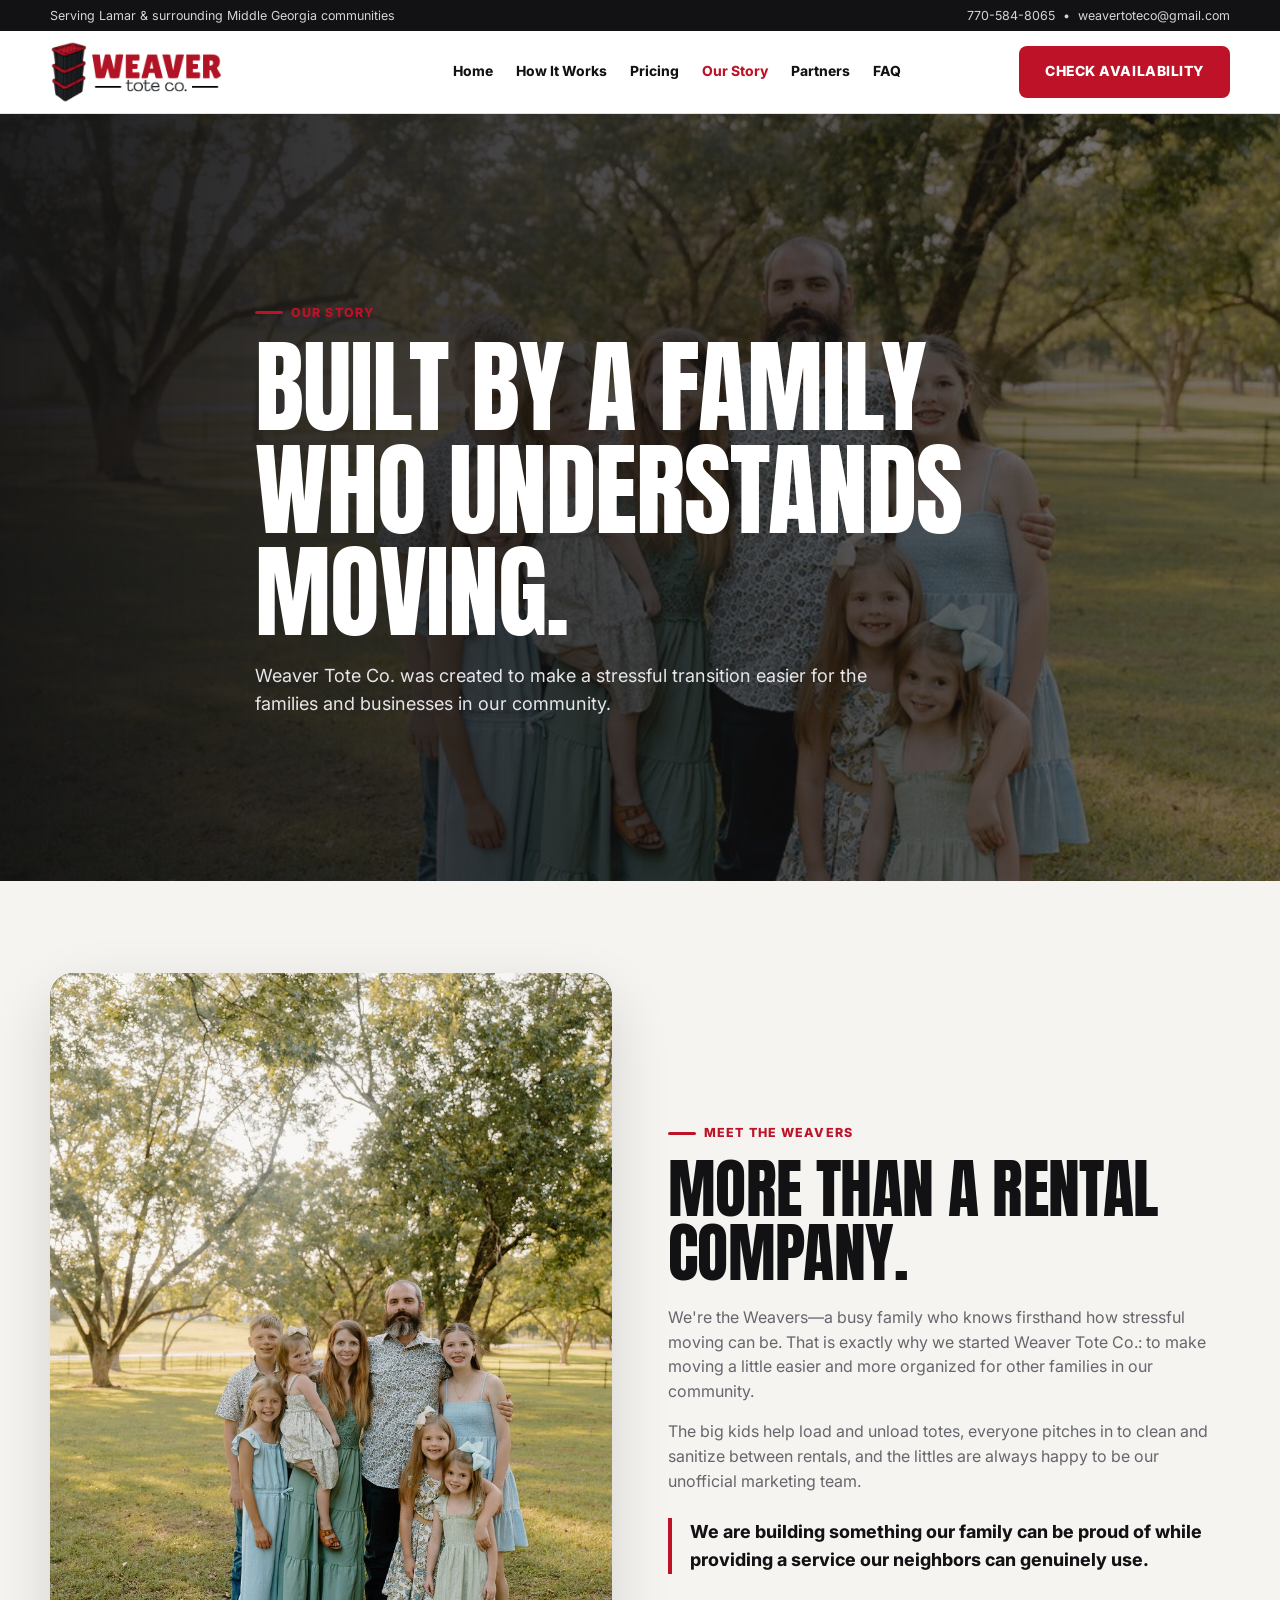
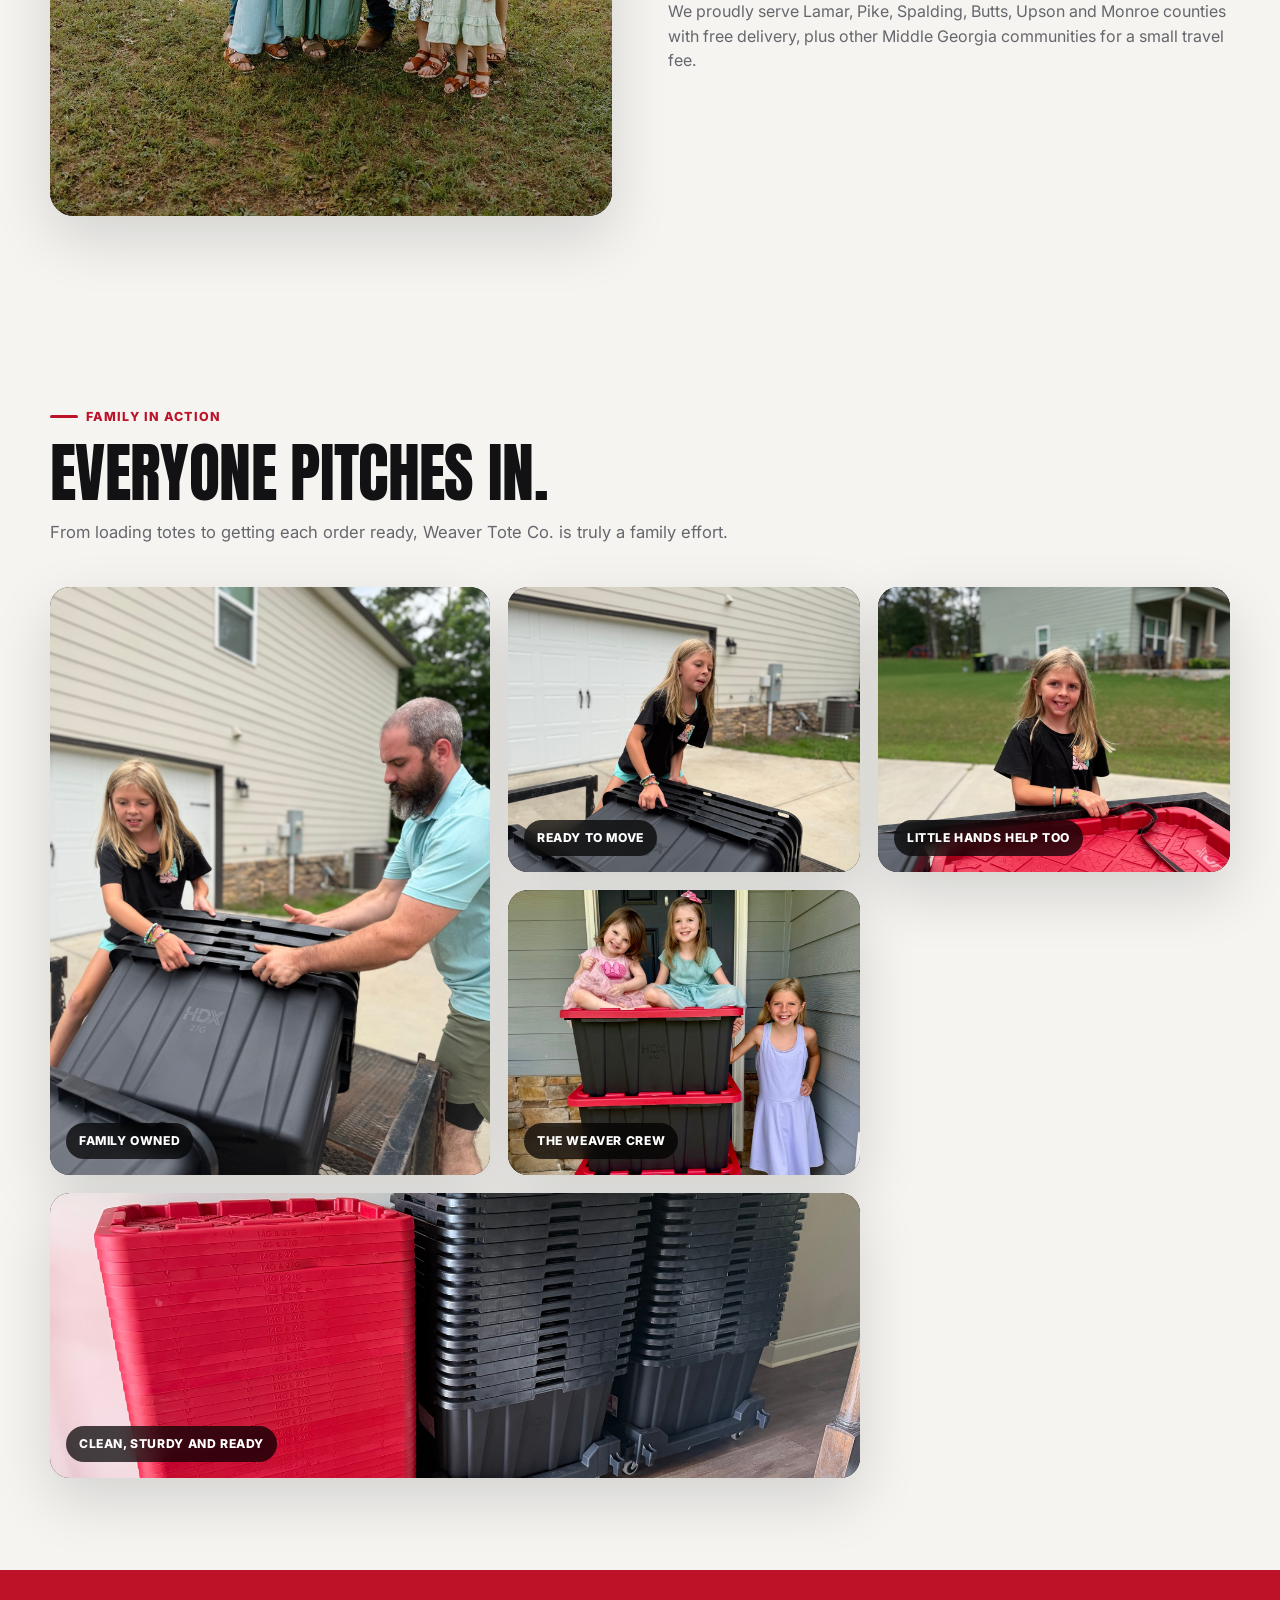
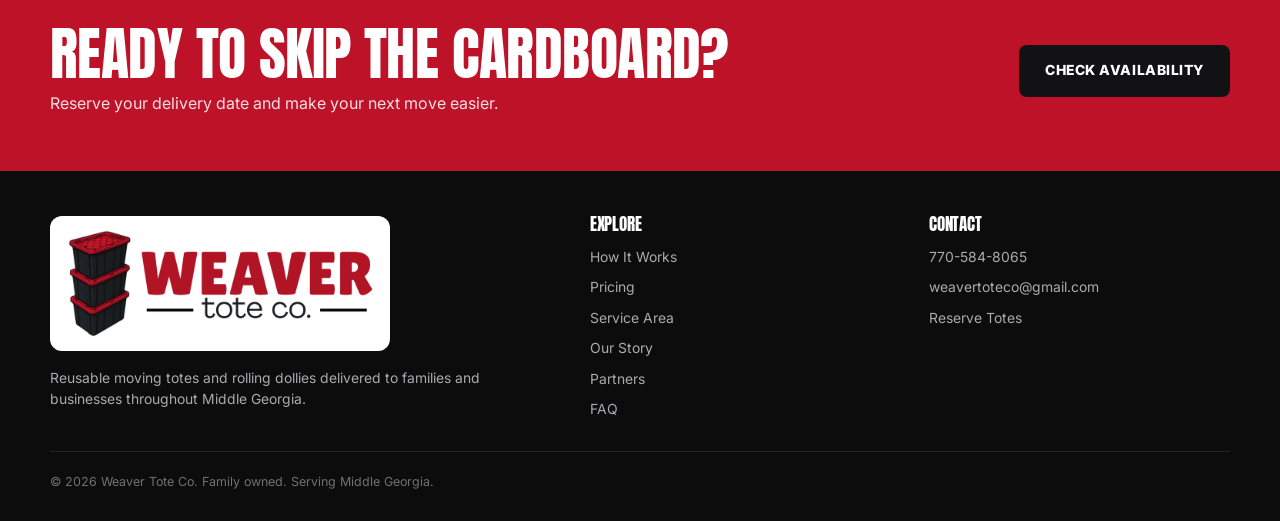
<file: our-story.html>
<!DOCTYPE html>
<html lang="en"><head>
<meta charset="UTF-8"><meta name="viewport" content="width=device-width,initial-scale=1">
<meta name="color-scheme" content="light only">
<title>Our Story | Weaver Tote Co.</title><meta name="description" content="Meet the Weaver family behind Weaver Tote Co., a local moving tote rental company serving Middle Georgia.">
<link rel="preconnect" href="https://fonts.googleapis.com"><link rel="preconnect" href="https://fonts.gstatic.com" crossorigin>
<link href="https://fonts.googleapis.com/css2?family=Anton&family=Inter:wght@400;500;600;700;800&display=swap" rel="stylesheet">
<link rel="stylesheet" href="styles.css">
</head><body>
<header>
 <div class="topbar"><div class="container topbar-inner">
  <span>Serving Lamar & surrounding Middle Georgia communities</span>
  <span><a href="tel:+17705848065">770-584-8065</a> &nbsp;•&nbsp; <a href="mailto:weavertoteco@gmail.com">weavertoteco@gmail.com</a></span>
 </div></div>
 <div class="container nav">
  <a class="logo" href="index.html"><img src="weaver-tote-logo.png" alt="Weaver Tote Co."></a>
  <nav class="nav-links" id="navLinks"><a href="index.html" class="">Home</a>
<a href="how-it-works.html" class="">How It Works</a>
<a href="pricing.html" class="">Pricing</a>
<a href="our-story.html" class="active">Our Story</a>
<a href="partners.html" class="">Partners</a>
<a href="faq.html" class="">FAQ</a></nav>
  <div class="nav-actions">
   <a class="btn btn-primary" href="book.html">Check Availability</a>
   <button class="menu-toggle" id="menuToggle" aria-label="Open menu">☰</button>
  </div>
 </div>
</header><main>
<section class="page-hero" style="--hero-image:url('weaver-family.jpeg')"><div class="container page-hero-content"><span class="eyebrow">Our Story</span><h1>Built by a family who understands moving.</h1><p>Weaver Tote Co. was created to make a stressful transition easier for the families and businesses in our community.</p></div></section>
<section style="background:var(--off)"><div class="container two-col">
<div class="family-story-photo">
      <img src="weaver-family.jpeg" alt="The Weaver family behind Weaver Tote Co.">
    </div>
<div><span class="eyebrow">Meet the Weavers</span><h2 style="font-size:clamp(2.5rem,5vw,4.2rem);margin-bottom:20px">More than a rental company.</h2>
<p style="color:var(--gray);margin-bottom:15px">We're the Weavers—a busy family who knows firsthand how stressful moving can be. That is exactly why we started Weaver Tote Co.: to make moving a little easier and more organized for other families in our community.</p>
<p style="color:var(--gray)">The big kids help load and unload totes, everyone pitches in to clean and sanitize between rentals, and the littles are always happy to be our unofficial marketing team.</p>
<div class="quote">We are building something our family can be proud of while providing a service our neighbors can genuinely use.</div>
<p style="color:var(--gray)">We proudly serve Lamar, Pike, Spalding, Butts, Upson and Monroe counties with free delivery, plus other Middle Georgia communities for a small travel fee.</p>
</div></div></section>
</main>

<section class="family-gallery-section">
  <div class="container">
    <div class="section-head">
      <span class="eyebrow">Family in Action</span>
      <h2>Everyone pitches in.</h2>
      <p>From loading totes to getting each order ready, Weaver Tote Co. is truly a family effort.</p>
    </div>

    <div class="family-gallery">
      <figure class="gallery-feature">
        <img src="emmarie-justyn-loading.jpeg" alt="Emmarie and Justyn loading moving totes together">
        <figcaption>Family owned</figcaption>
      </figure>

      <figure>
        <img src="emmarie-loading-totes.jpeg" alt="Emmarie helping load moving totes">
        <figcaption>Ready to move</figcaption>
      </figure>

      <figure>
        <img src="emmarie-red-lid.jpeg" alt="Emmarie helping with a red tote lid">
        <figcaption>Little hands help too</figcaption>
      </figure>

      <figure>
        <img src="girls-with-totes.jpeg" alt="The Weaver girls with stacked moving totes">
        <figcaption>The Weaver crew</figcaption>
      </figure>

      <figure>
        <img src="stacked-totes-product.jpeg" alt="Stacks of black moving totes with red lids and dollies">
        <figcaption>Clean, sturdy and ready</figcaption>
      </figure>
    </div>
  </div>
</section>
<section class="cta">
 <div class="container cta-inner">
  <div><h2>Ready to skip the cardboard?</h2><p>Reserve your delivery date and make your next move easier.</p></div>
  <a href="book.html" class="btn btn-dark">Check Availability</a>
 </div>
</section>
<footer>
 <div class="container">
  <div class="footer-grid">
   <div>
    <div class="footer-logo"><img src="weaver-tote-logo.png" alt="Weaver Tote Co."></div>
    <p>Reusable moving totes and rolling dollies delivered to families and businesses throughout Middle Georgia.</p>
   </div>
   <div><h4>Explore</h4><div class="footer-links">
    <a href="how-it-works.html">How It Works</a><a href="pricing.html">Pricing</a><a href="service-area.html">Service Area</a><a href="our-story.html">Our Story</a><a href="partners.html">Partners</a><a href="faq.html">FAQ</a>
   </div></div>
   <div><h4>Contact</h4><div class="footer-links">
    <a href="tel:+17705848065">770-584-8065</a><a href="mailto:weavertoteco@gmail.com">weavertoteco@gmail.com</a><a href="book.html">Reserve Totes</a>
   </div></div>
  </div>
  <div class="copyright">© 2026 Weaver Tote Co. Family owned. Serving Middle Georgia.</div>
 </div>
</footer><script src="site.js"></script><div class="mobile-actions"><a href="tel:+17705848065">Call</a><a href="sms:17705848065">Text</a><a href="book.html">Book</a></div></body></html>
</file>
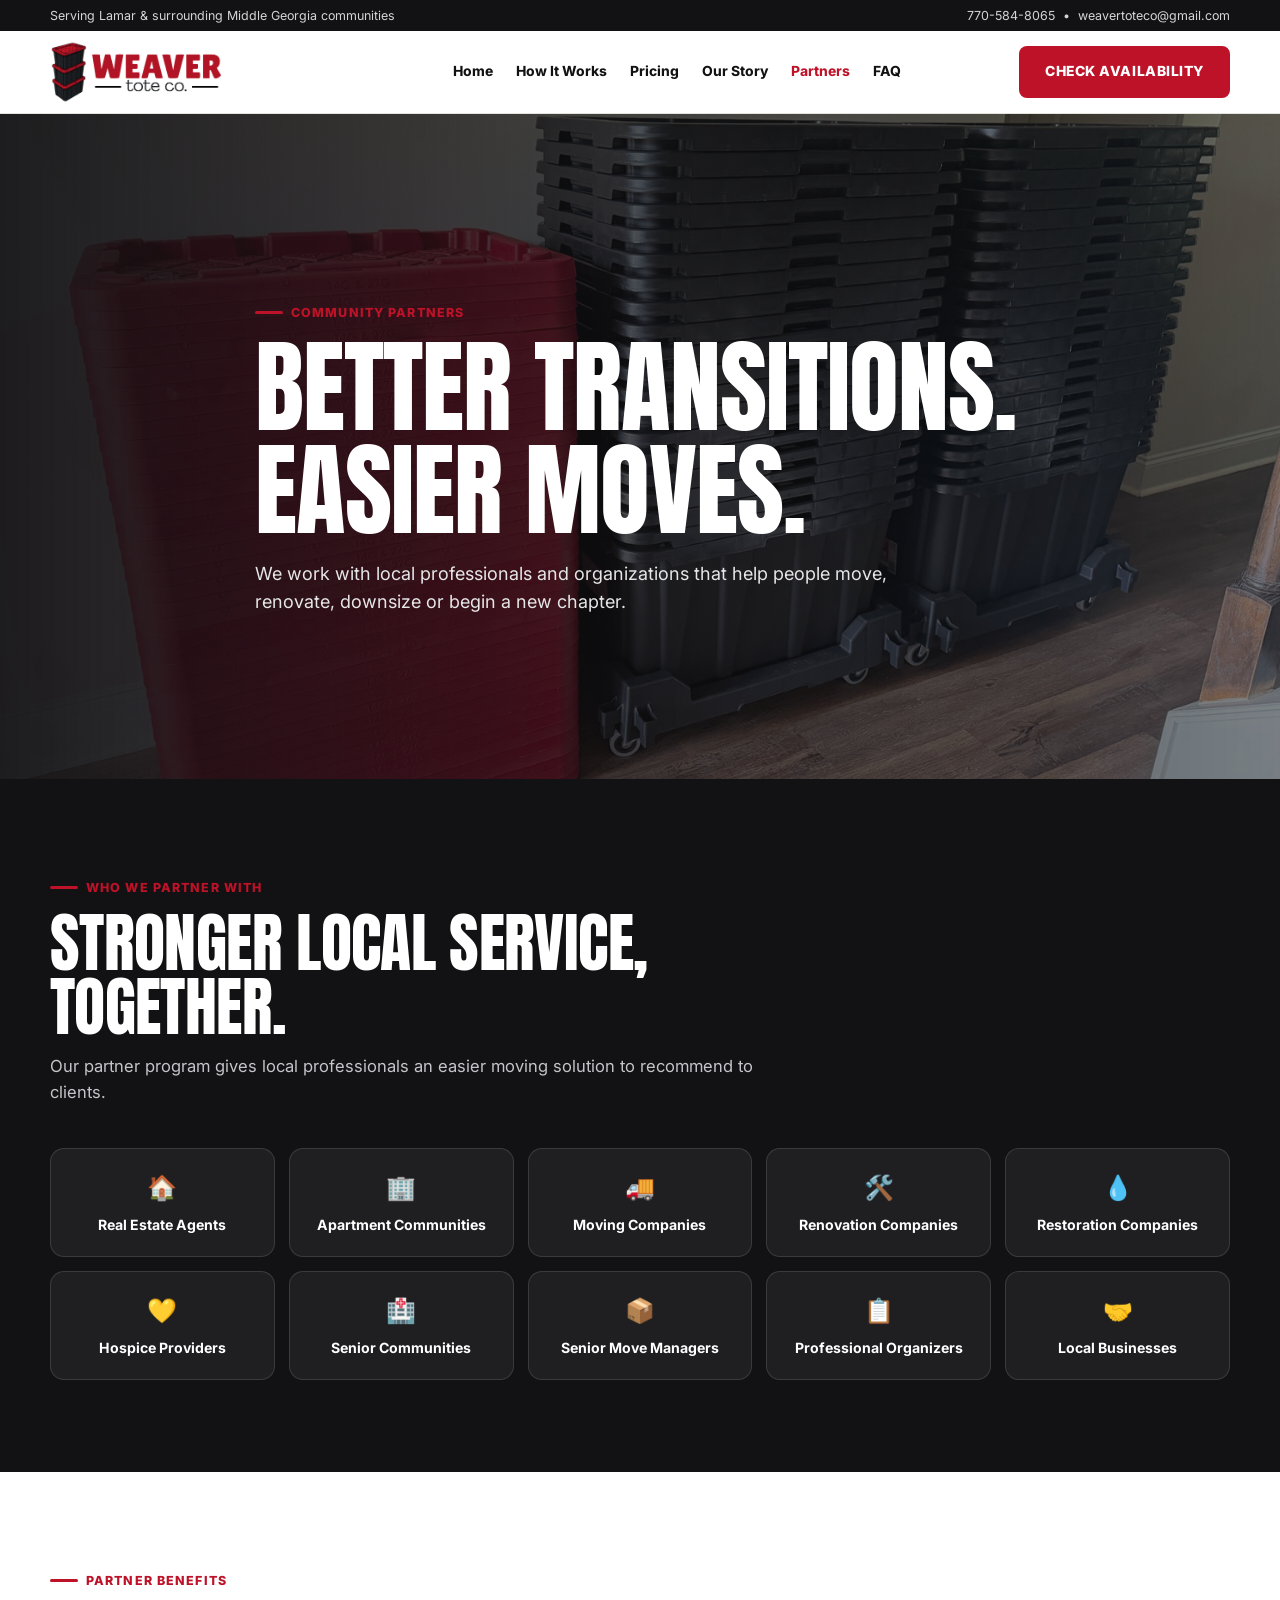
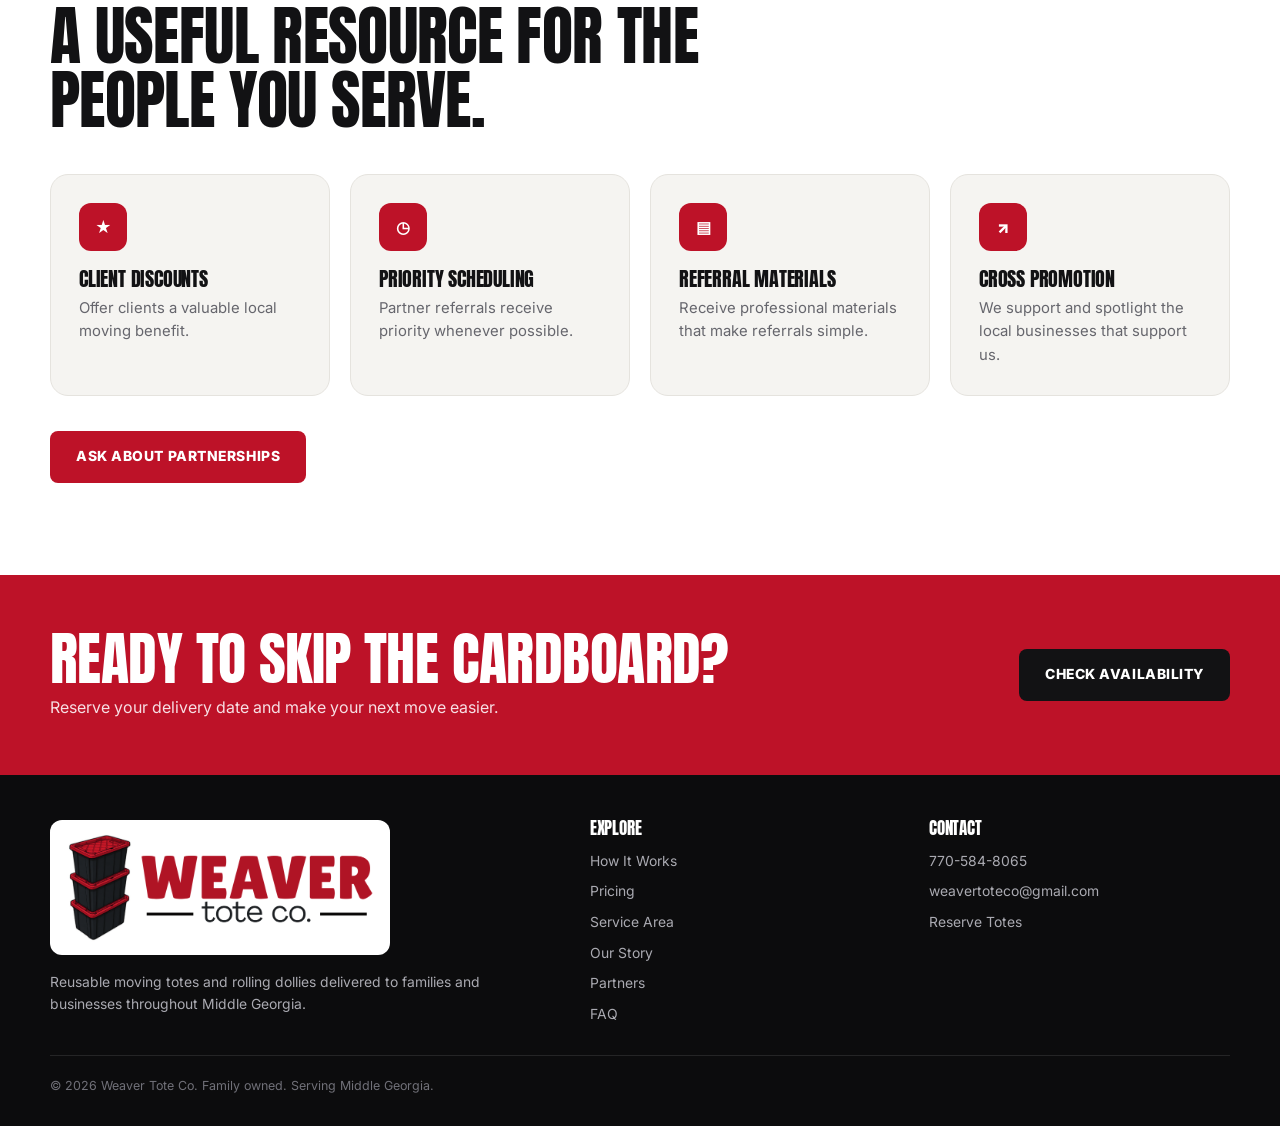
<file: partners.html>
<!DOCTYPE html>
<html lang="en"><head>
<meta charset="UTF-8"><meta name="viewport" content="width=device-width,initial-scale=1">
<meta name="color-scheme" content="light only">
<title>Community Partners | Weaver Tote Co.</title><meta name="description" content="Learn about partnership opportunities with Weaver Tote Co. for real estate agents, movers, senior communities and local businesses.">
<link rel="preconnect" href="https://fonts.googleapis.com"><link rel="preconnect" href="https://fonts.gstatic.com" crossorigin>
<link href="https://fonts.googleapis.com/css2?family=Anton&family=Inter:wght@400;500;600;700;800&display=swap" rel="stylesheet">
<link rel="stylesheet" href="styles.css">
</head><body>
<header>
 <div class="topbar"><div class="container topbar-inner">
  <span>Serving Lamar & surrounding Middle Georgia communities</span>
  <span><a href="tel:+17705848065">770-584-8065</a> &nbsp;•&nbsp; <a href="mailto:weavertoteco@gmail.com">weavertoteco@gmail.com</a></span>
 </div></div>
 <div class="container nav">
  <a class="logo" href="index.html"><img src="weaver-tote-logo.png" alt="Weaver Tote Co."></a>
  <nav class="nav-links" id="navLinks"><a href="index.html" class="">Home</a>
<a href="how-it-works.html" class="">How It Works</a>
<a href="pricing.html" class="">Pricing</a>
<a href="our-story.html" class="">Our Story</a>
<a href="partners.html" class="active">Partners</a>
<a href="faq.html" class="">FAQ</a></nav>
  <div class="nav-actions">
   <a class="btn btn-primary" href="book.html">Check Availability</a>
   <button class="menu-toggle" id="menuToggle" aria-label="Open menu">☰</button>
  </div>
 </div>
</header><main>
<section class="page-hero" style="--hero-image:url('totes-and-dollies.jpeg')"><div class="container page-hero-content"><span class="eyebrow">Community Partners</span><h1>Better transitions. Easier moves.</h1><p>We work with local professionals and organizations that help people move, renovate, downsize or begin a new chapter.</p></div></section>
<section class="dark"><div class="container"><div class="section-head"><span class="eyebrow">Who We Partner With</span><h2>Stronger local service, together.</h2><p>Our partner program gives local professionals an easier moving solution to recommend to clients.</p></div>
<div class="partner-grid"><div class="partner-chip"><span>🏠</span>Real Estate Agents</div><div class="partner-chip"><span>🏢</span>Apartment Communities</div><div class="partner-chip"><span>🚚</span>Moving Companies</div><div class="partner-chip"><span>🛠️</span>Renovation Companies</div><div class="partner-chip"><span>💧</span>Restoration Companies</div><div class="partner-chip"><span>💛</span>Hospice Providers</div><div class="partner-chip"><span>🏥</span>Senior Communities</div><div class="partner-chip"><span>📦</span>Senior Move Managers</div><div class="partner-chip"><span>📋</span>Professional Organizers</div><div class="partner-chip"><span>🤝</span>Local Businesses</div></div>
</div></section>
<section><div class="container"><div class="section-head"><span class="eyebrow">Partner Benefits</span><h2>A useful resource for the people you serve.</h2></div>
<div class="card-grid"><article class="card"><div class="card-icon">★</div><h3>Client Discounts</h3><p>Offer clients a valuable local moving benefit.</p></article><article class="card"><div class="card-icon">◷</div><h3>Priority Scheduling</h3><p>Partner referrals receive priority whenever possible.</p></article><article class="card"><div class="card-icon">▤</div><h3>Referral Materials</h3><p>Receive professional materials that make referrals simple.</p></article><article class="card"><div class="card-icon">↗</div><h3>Cross Promotion</h3><p>We support and spotlight the local businesses that support us.</p></article></div>
<div style="margin-top:35px"><a href="book.html" class="btn btn-primary">Ask About Partnerships</a></div></div></section>
</main>
<section class="cta">
 <div class="container cta-inner">
  <div><h2>Ready to skip the cardboard?</h2><p>Reserve your delivery date and make your next move easier.</p></div>
  <a href="book.html" class="btn btn-dark">Check Availability</a>
 </div>
</section>
<footer>
 <div class="container">
  <div class="footer-grid">
   <div>
    <div class="footer-logo"><img src="weaver-tote-logo.png" alt="Weaver Tote Co."></div>
    <p>Reusable moving totes and rolling dollies delivered to families and businesses throughout Middle Georgia.</p>
   </div>
   <div><h4>Explore</h4><div class="footer-links">
    <a href="how-it-works.html">How It Works</a><a href="pricing.html">Pricing</a><a href="service-area.html">Service Area</a><a href="our-story.html">Our Story</a><a href="partners.html">Partners</a><a href="faq.html">FAQ</a>
   </div></div>
   <div><h4>Contact</h4><div class="footer-links">
    <a href="tel:+17705848065">770-584-8065</a><a href="mailto:weavertoteco@gmail.com">weavertoteco@gmail.com</a><a href="book.html">Reserve Totes</a>
   </div></div>
  </div>
  <div class="copyright">© 2026 Weaver Tote Co. Family owned. Serving Middle Georgia.</div>
 </div>
</footer><script src="site.js"></script><div class="mobile-actions"><a href="tel:+17705848065">Call</a><a href="sms:17705848065">Text</a><a href="book.html">Book</a></div></body></html>
</file>
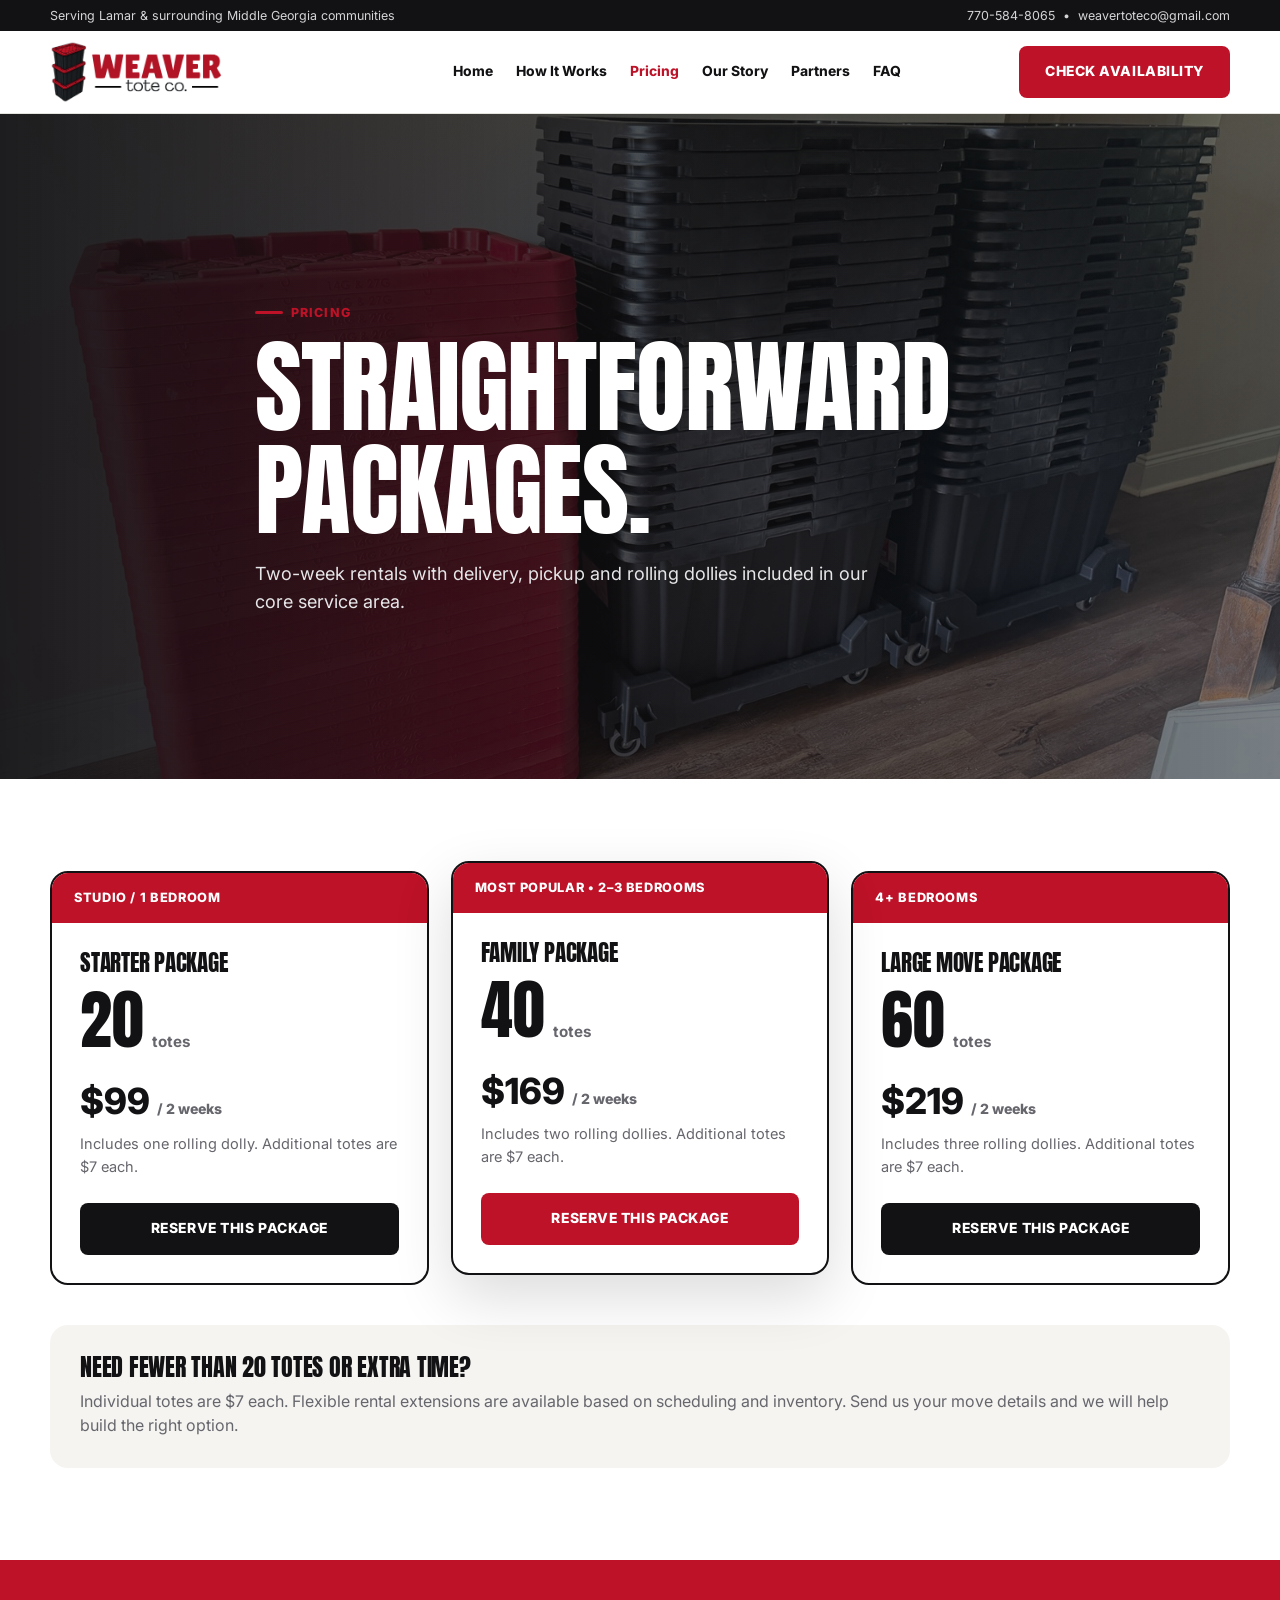
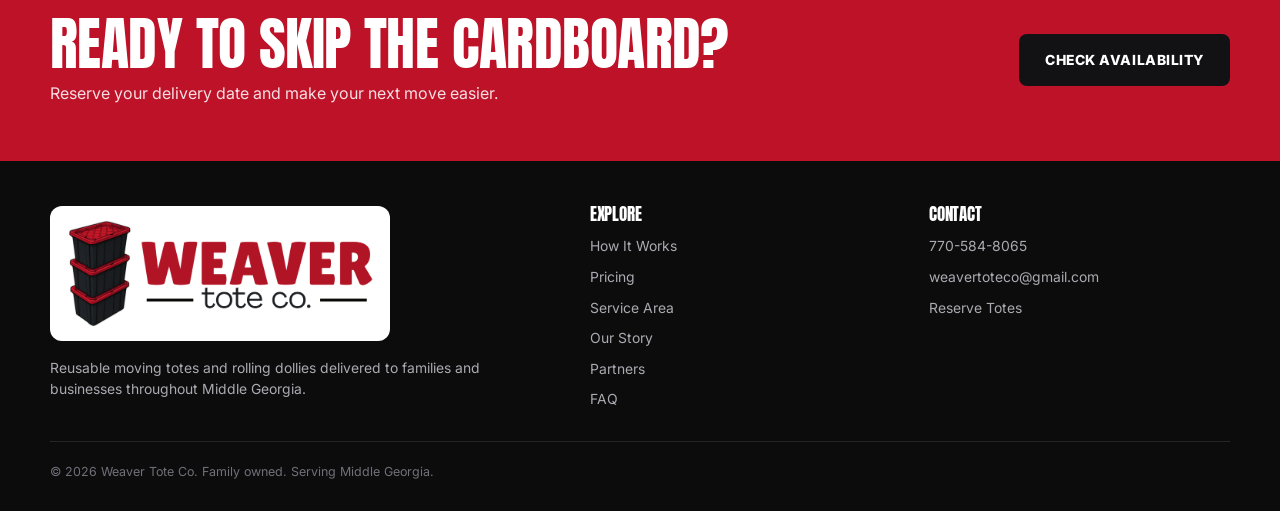
<file: pricing.html>
<!DOCTYPE html>
<html lang="en"><head>
<meta charset="UTF-8"><meta name="viewport" content="width=device-width,initial-scale=1">
<meta name="color-scheme" content="light only">
<title>Moving Tote Rental Pricing | Weaver Tote Co.</title><meta name="description" content="View Weaver Tote Co. two-week moving tote rental packages for Middle Georgia.">
<link rel="preconnect" href="https://fonts.googleapis.com"><link rel="preconnect" href="https://fonts.gstatic.com" crossorigin>
<link href="https://fonts.googleapis.com/css2?family=Anton&family=Inter:wght@400;500;600;700;800&display=swap" rel="stylesheet">
<link rel="stylesheet" href="styles.css">
</head><body>
<header>
 <div class="topbar"><div class="container topbar-inner">
  <span>Serving Lamar & surrounding Middle Georgia communities</span>
  <span><a href="tel:+17705848065">770-584-8065</a> &nbsp;•&nbsp; <a href="mailto:weavertoteco@gmail.com">weavertoteco@gmail.com</a></span>
 </div></div>
 <div class="container nav">
  <a class="logo" href="index.html"><img src="weaver-tote-logo.png" alt="Weaver Tote Co."></a>
  <nav class="nav-links" id="navLinks"><a href="index.html" class="">Home</a>
<a href="how-it-works.html" class="">How It Works</a>
<a href="pricing.html" class="active">Pricing</a>
<a href="our-story.html" class="">Our Story</a>
<a href="partners.html" class="">Partners</a>
<a href="faq.html" class="">FAQ</a></nav>
  <div class="nav-actions">
   <a class="btn btn-primary" href="book.html">Check Availability</a>
   <button class="menu-toggle" id="menuToggle" aria-label="Open menu">☰</button>
  </div>
 </div>
</header><main>
<section class="page-hero" style="--hero-image:url('totes-and-dollies.jpeg')"><div class="container page-hero-content"><span class="eyebrow">Pricing</span><h1>Straightforward packages.</h1><p>Two-week rentals with delivery, pickup and rolling dollies included in our core service area.</p></div></section>
<section><div class="container"><div class="pricing-grid">
<article class="price-card"><div class="price-top">Studio / 1 Bedroom</div><div class="price-body"><h3>Starter Package</h3><div class="tote-count">20<span>totes</span></div><div class="price">$99 <small>/ 2 weeks</small></div><p>Includes one rolling dolly. Additional totes are $7 each.</p><a href="book.html" data-package="20 Totes — Studio/1BR ($99)" class="btn btn-dark">Reserve This Package</a></div></article>
<article class="price-card featured"><div class="price-top">Most Popular • 2–3 Bedrooms</div><div class="price-body"><h3>Family Package</h3><div class="tote-count">40<span>totes</span></div><div class="price">$169 <small>/ 2 weeks</small></div><p>Includes two rolling dollies. Additional totes are $7 each.</p><a href="book.html" data-package="40 Totes — 2-3BR ($169)" class="btn btn-primary">Reserve This Package</a></div></article>
<article class="price-card"><div class="price-top">4+ Bedrooms</div><div class="price-body"><h3>Large Move Package</h3><div class="tote-count">60<span>totes</span></div><div class="price">$219 <small>/ 2 weeks</small></div><p>Includes three rolling dollies. Additional totes are $7 each.</p><a href="book.html" data-package="60 Totes — 4+BR ($219)" class="btn btn-dark">Reserve This Package</a></div></article>
</div>
<div style="margin-top:40px;background:var(--off);border-radius:18px;padding:30px"><h3 style="font-size:1.5rem;margin-bottom:10px">Need fewer than 20 totes or extra time?</h3><p style="color:var(--gray)">Individual totes are $7 each. Flexible rental extensions are available based on scheduling and inventory. Send us your move details and we will help build the right option.</p></div>
</div></section>
</main>
<section class="cta">
 <div class="container cta-inner">
  <div><h2>Ready to skip the cardboard?</h2><p>Reserve your delivery date and make your next move easier.</p></div>
  <a href="book.html" class="btn btn-dark">Check Availability</a>
 </div>
</section>
<footer>
 <div class="container">
  <div class="footer-grid">
   <div>
    <div class="footer-logo"><img src="weaver-tote-logo.png" alt="Weaver Tote Co."></div>
    <p>Reusable moving totes and rolling dollies delivered to families and businesses throughout Middle Georgia.</p>
   </div>
   <div><h4>Explore</h4><div class="footer-links">
    <a href="how-it-works.html">How It Works</a><a href="pricing.html">Pricing</a><a href="service-area.html">Service Area</a><a href="our-story.html">Our Story</a><a href="partners.html">Partners</a><a href="faq.html">FAQ</a>
   </div></div>
   <div><h4>Contact</h4><div class="footer-links">
    <a href="tel:+17705848065">770-584-8065</a><a href="mailto:weavertoteco@gmail.com">weavertoteco@gmail.com</a><a href="book.html">Reserve Totes</a>
   </div></div>
  </div>
  <div class="copyright">© 2026 Weaver Tote Co. Family owned. Serving Middle Georgia.</div>
 </div>
</footer><script src="site.js"></script><div class="mobile-actions"><a href="tel:+17705848065">Call</a><a href="sms:17705848065">Text</a><a href="book.html">Book</a></div></body></html>
</file>
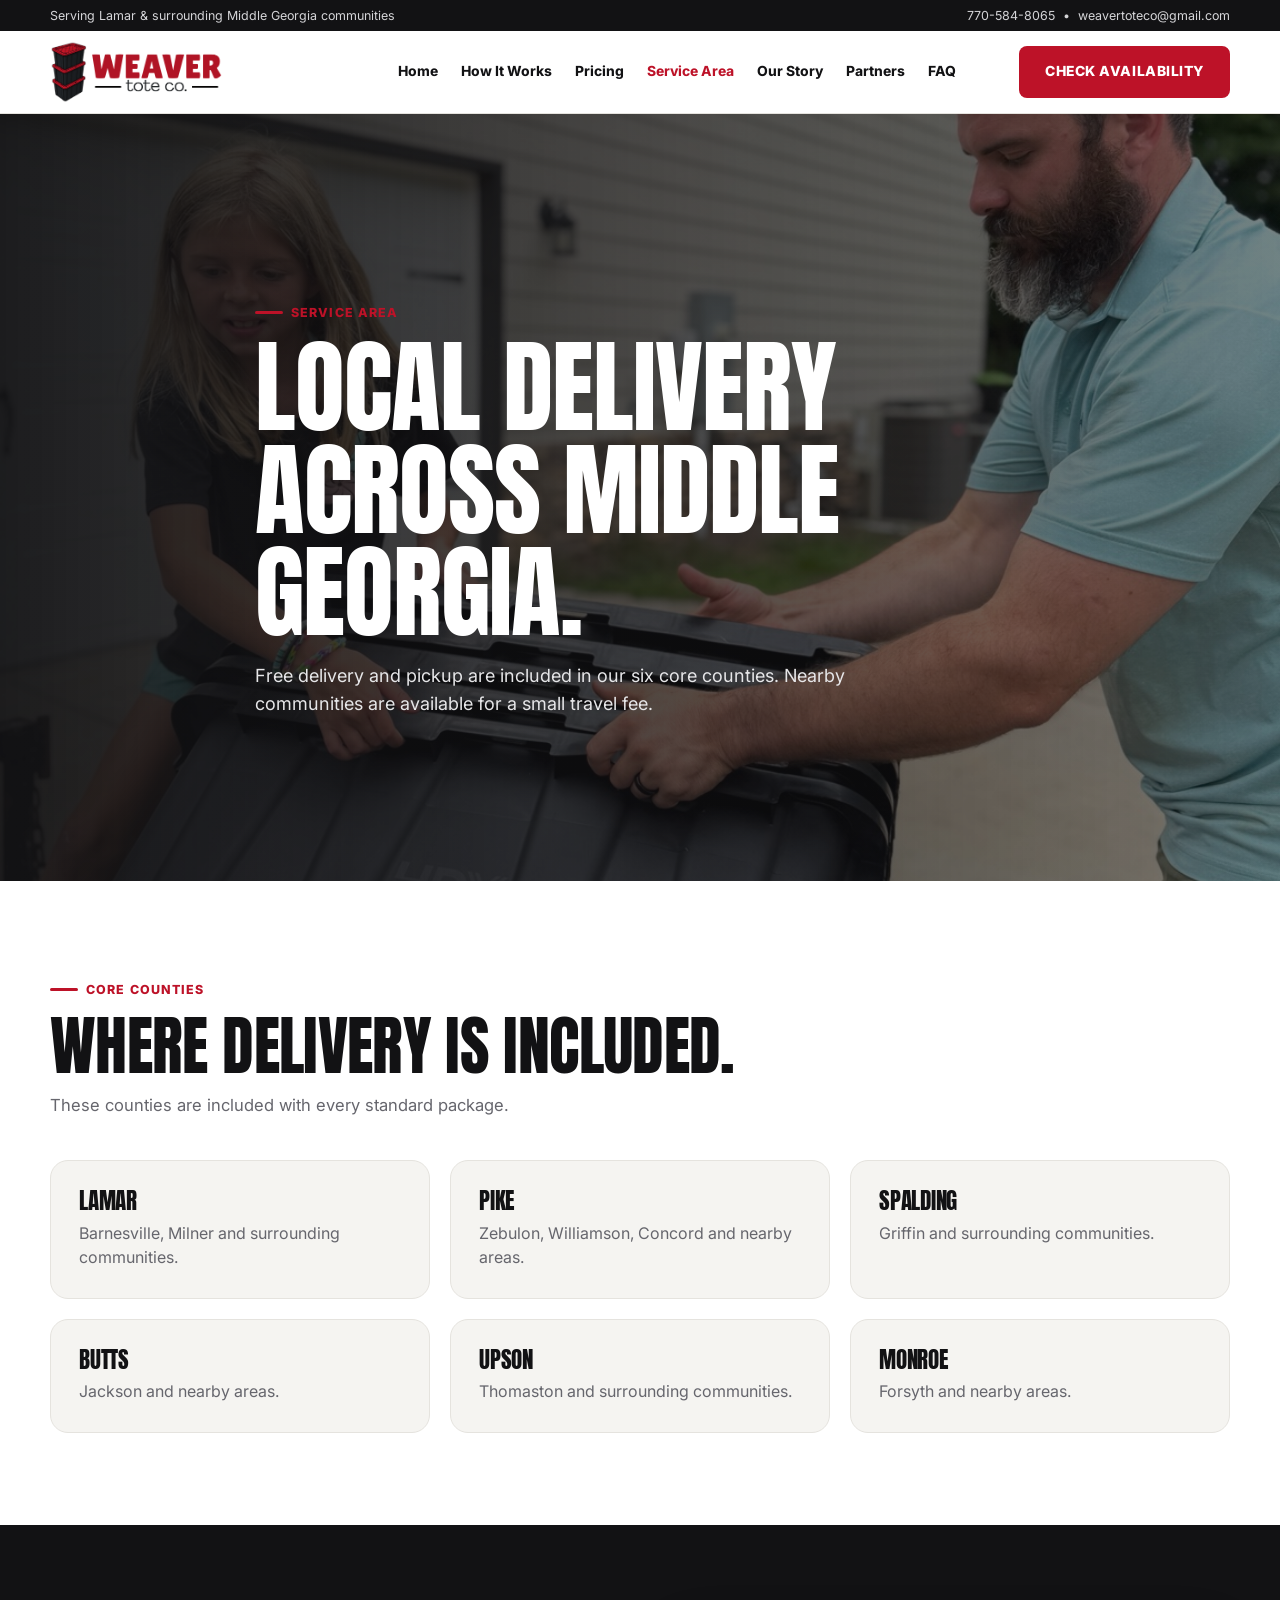
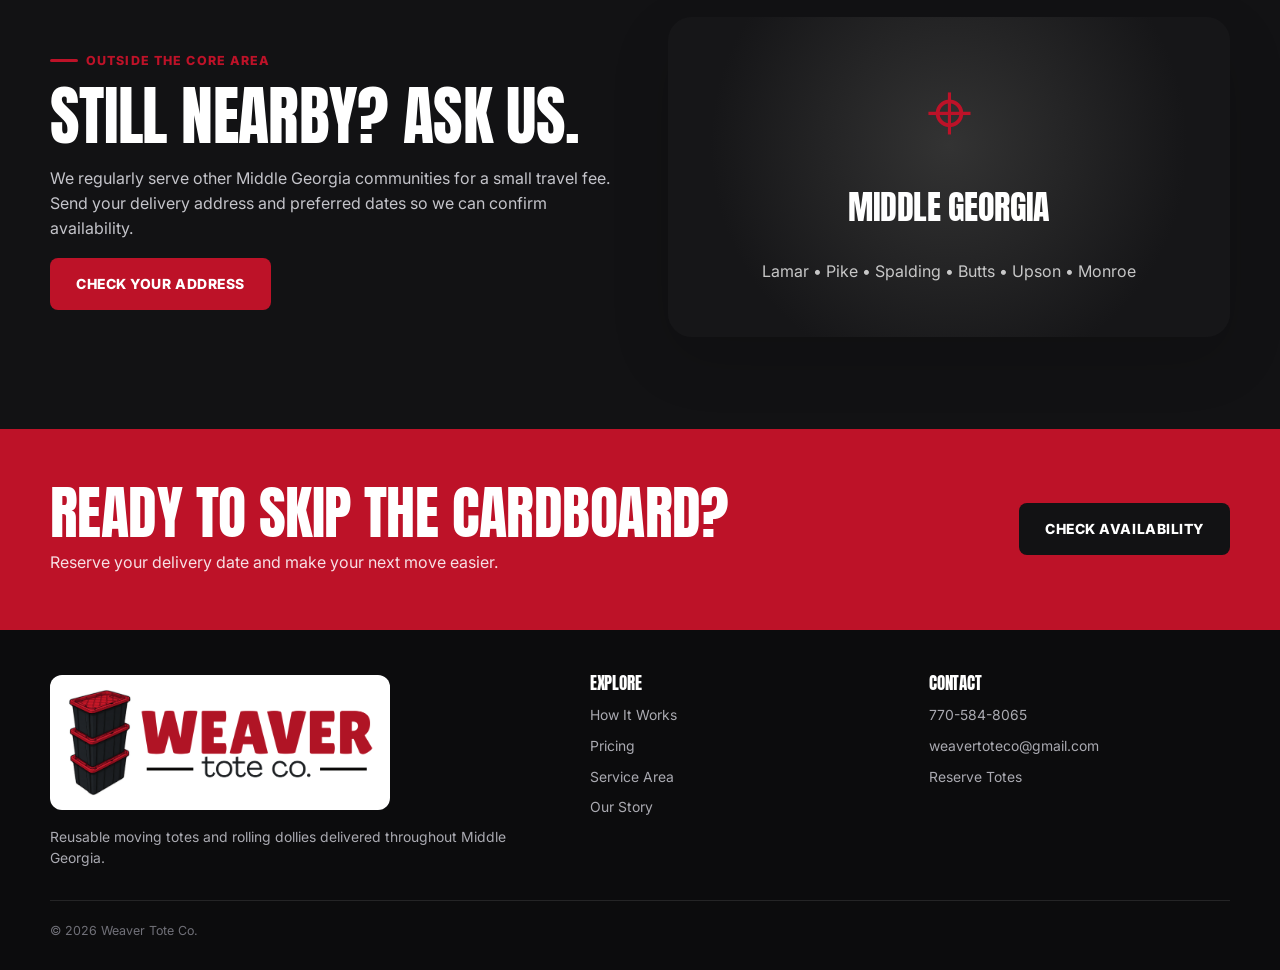
<file: service-area.html>
<!DOCTYPE html>
<html lang="en">
<head>
<meta charset="UTF-8">
<meta name="viewport" content="width=device-width,initial-scale=1">
<meta name="color-scheme" content="light only">
<title>Service Area | Weaver Tote Co.</title>
<meta name="description" content="Weaver Tote Co. serves Lamar, Pike, Spalding, Butts, Upson and Monroe counties, plus surrounding Middle Georgia communities.">
<link rel="preconnect" href="https://fonts.googleapis.com">
<link rel="preconnect" href="https://fonts.gstatic.com" crossorigin>
<link href="https://fonts.googleapis.com/css2?family=Anton&family=Inter:wght@400;500;600;700;800&display=swap" rel="stylesheet">
<link rel="stylesheet" href="styles.css">
</head>
<body>
<header>
 <div class="topbar"><div class="container topbar-inner">
  <span>Serving Lamar & surrounding Middle Georgia communities</span>
  <span><a href="tel:+17705848065">770-584-8065</a> &nbsp;•&nbsp; <a href="mailto:weavertoteco@gmail.com">weavertoteco@gmail.com</a></span>
 </div></div>
 <div class="container nav">
  <a class="logo" href="index.html"><img src="weaver-tote-logo.png" alt="Weaver Tote Co."></a>
  <nav class="nav-links" id="navLinks">
   <a href="index.html">Home</a><a href="how-it-works.html">How It Works</a><a href="pricing.html">Pricing</a>
   <a href="service-area.html" class="active">Service Area</a><a href="our-story.html">Our Story</a><a href="partners.html">Partners</a><a href="faq.html">FAQ</a>
  </nav>
  <div class="nav-actions"><a class="btn btn-primary" href="book.html">Check Availability</a><button class="menu-toggle" id="menuToggle">☰</button></div>
 </div>
</header>
<main>
<section class="page-hero" style="--hero-image:url('hero-loading-totes.jpeg')">
 <div class="container page-hero-content">
  <span class="eyebrow">Service Area</span>
  <h1>Local delivery across Middle Georgia.</h1>
  <p>Free delivery and pickup are included in our six core counties. Nearby communities are available for a small travel fee.</p>
 </div>
</section>

<section>
 <div class="container">
  <div class="section-head">
   <span class="eyebrow">Core Counties</span>
   <h2>Where delivery is included.</h2>
   <p>These counties are included with every standard package.</p>
  </div>
  <div class="county-grid">
   <div class="county-card"><h3>Lamar</h3><p>Barnesville, Milner and surrounding communities.</p></div>
   <div class="county-card"><h3>Pike</h3><p>Zebulon, Williamson, Concord and nearby areas.</p></div>
   <div class="county-card"><h3>Spalding</h3><p>Griffin and surrounding communities.</p></div>
   <div class="county-card"><h3>Butts</h3><p>Jackson and nearby areas.</p></div>
   <div class="county-card"><h3>Upson</h3><p>Thomaston and surrounding communities.</p></div>
   <div class="county-card"><h3>Monroe</h3><p>Forsyth and nearby areas.</p></div>
  </div>
 </div>
</section>

<section class="dark">
 <div class="container two-col">
  <div>
   <span class="eyebrow">Outside the Core Area</span>
   <h2 style="font-size:clamp(2.5rem,5vw,4rem);margin-bottom:18px">Still nearby? Ask us.</h2>
   <p style="color:#c4c4ca;margin-bottom:18px">We regularly serve other Middle Georgia communities for a small travel fee. Send your delivery address and preferred dates so we can confirm availability.</p>
   <a href="book.html" class="btn btn-primary">Check Your Address</a>
  </div>
  <div class="service-map-card">
   <div class="map-pin">⌖</div>
   <h3>Middle Georgia</h3>
   <p>Lamar • Pike • Spalding • Butts • Upson • Monroe</p>
  </div>
 </div>
</section>
</main>
<section class="cta"><div class="container cta-inner"><div><h2>Ready to skip the cardboard?</h2><p>Reserve your delivery date and make your next move easier.</p></div><a href="book.html" class="btn btn-dark">Check Availability</a></div></section>
<footer><div class="container"><div class="footer-grid"><div><div class="footer-logo"><img src="weaver-tote-logo.png" alt="Weaver Tote Co."></div><p>Reusable moving totes and rolling dollies delivered throughout Middle Georgia.</p></div><div><h4>Explore</h4><div class="footer-links"><a href="how-it-works.html">How It Works</a><a href="pricing.html">Pricing</a><a href="service-area.html">Service Area</a><a href="our-story.html">Our Story</a></div></div><div><h4>Contact</h4><div class="footer-links"><a href="tel:+17705848065">770-584-8065</a><a href="mailto:weavertoteco@gmail.com">weavertoteco@gmail.com</a><a href="book.html">Reserve Totes</a></div></div></div><div class="copyright">© 2026 Weaver Tote Co.</div></div></footer>
<script src="site.js"></script>
<div class="mobile-actions"><a href="tel:+17705848065">Call</a><a href="sms:17705848065">Text</a><a href="book.html">Book</a></div></body>
</html>
</file>
<file: styles.css>
:root{
  --red:#bd1228;
  --red-dark:#8f0e1e;
  --black:#121214;
  --charcoal:#242428;
  --white:#fff;
  --off:#f5f4f1;
  --line:#e5e3de;
  --gray:#66666d;
  --max:1180px;
  --radius:18px;
  --shadow:0 22px 60px rgba(0,0,0,.14);
}
*{box-sizing:border-box;margin:0;padding:0}
html{scroll-behavior:smooth}
body{font-family:"Inter",sans-serif;color:var(--black);background:#fff;line-height:1.55;-webkit-font-smoothing:antialiased}
img{display:block;max-width:100%}
a{text-decoration:none;color:inherit}
button,input,select,textarea{font:inherit}
h1,h2,h3,h4{font-family:"Anton",sans-serif;font-weight:400;line-height:1;text-transform:uppercase;letter-spacing:-.01em}
.container{width:min(var(--max),calc(100% - 40px));margin:auto}
section{padding:92px 0}
.eyebrow{display:inline-flex;align-items:center;gap:8px;color:var(--red);font-size:.78rem;font-weight:800;letter-spacing:.09em;text-transform:uppercase;margin-bottom:14px}
.eyebrow:before{content:"";width:28px;height:3px;background:var(--red);border-radius:999px}
.section-head{max-width:740px;margin-bottom:42px}
.section-head h2{font-size:clamp(2.2rem,5vw,4rem);margin-bottom:15px}
.section-head p{color:var(--gray);font-size:1.04rem}
.btn{display:inline-flex;align-items:center;justify-content:center;min-height:52px;padding:0 24px;border-radius:8px;font-size:.87rem;font-weight:800;letter-spacing:.04em;text-transform:uppercase;border:2px solid transparent;transition:.2s ease;cursor:pointer}
.btn:hover{transform:translateY(-2px)}
.btn-primary{background:var(--red);color:#fff}.btn-primary:hover{background:var(--red-dark)}
.btn-dark{background:var(--black);color:#fff}
.btn-outline{background:transparent;border-color:currentColor}
.text-link{font-weight:800;color:var(--red)}
header{position:sticky;top:0;z-index:100;background:rgba(255,255,255,.96);backdrop-filter:blur(12px);border-bottom:1px solid var(--line)}
.topbar{background:var(--black);color:#d5d5d8;font-size:.78rem}
.topbar-inner{min-height:31px;display:flex;justify-content:space-between;align-items:center;gap:15px}
.topbar a:hover{color:#fff}
.nav{min-height:82px;display:flex;align-items:center;justify-content:space-between;gap:24px}
.logo img{width:285px;height:62px;object-fit:contain;object-position:left center}
.nav-links{display:flex;align-items:center;gap:23px;font-size:.87rem;font-weight:750}
.nav-links a:hover,.nav-links a.active{color:var(--red)}
.nav-actions{display:flex;align-items:center;gap:12px}
.menu-toggle{display:none;border:0;background:none;font-size:1.7rem;cursor:pointer}
.page-hero{min-height:420px;display:grid;align-items:end;color:#fff;background:linear-gradient(90deg,rgba(16,16,18,.94),rgba(16,16,18,.52)),var(--hero-image) center/cover no-repeat}
.page-hero-content{max-width:770px;padding:90px 0 72px}
.page-hero h1{font-size:clamp(3.2rem,8vw,6.4rem);margin-bottom:18px}
.page-hero p{max-width:640px;color:#e6e6e8;font-size:1.13rem}
.home-hero{min-height:720px;display:grid;align-items:center;color:#fff;background:linear-gradient(90deg,rgba(16,16,18,.94) 0%,rgba(16,16,18,.72) 48%,rgba(16,16,18,.12) 85%),url("hero-loading-totes.jpeg") center 44%/cover no-repeat}
.home-hero-content{max-width:720px;padding:90px 0}
.hero-badge{display:inline-flex;align-items:center;gap:9px;border:1px solid rgba(255,255,255,.32);background:rgba(255,255,255,.08);padding:9px 14px;border-radius:999px;font-size:.82rem;font-weight:700;margin-bottom:22px}
.hero-badge i{width:8px;height:8px;border-radius:50%;background:var(--red)}
.home-hero h1{font-size:clamp(3.5rem,8vw,7rem);margin-bottom:20px}
.home-hero h1 span{color:var(--red)}
.home-hero p{font-size:clamp(1.05rem,2vw,1.28rem);color:#eeeef0;max-width:610px;margin-bottom:28px}
.actions{display:flex;gap:14px;flex-wrap:wrap}
.home-hero .btn-outline{color:#fff}
.proof{display:flex;flex-wrap:wrap;gap:10px 20px;margin-top:24px;color:#dedee2;font-size:.87rem;font-weight:700}
.proof span:before{content:"✓";color:var(--red);margin-right:7px}
.trust{background:var(--black);color:#fff;padding:20px 0}
.trust-grid{display:grid;grid-template-columns:repeat(4,1fr);gap:20px;text-align:center}
.trust-grid strong{display:block;font-size:.95rem}.trust-grid span{font-size:.8rem;color:#aaaab1}
.card-grid{display:grid;grid-template-columns:repeat(4,1fr);gap:20px}
.card{background:var(--off);border:1px solid var(--line);border-radius:var(--radius);padding:28px}
.card-icon{width:48px;height:48px;display:grid;place-items:center;background:var(--red);color:#fff;border-radius:12px;margin-bottom:18px;font-weight:900}
.card h3{font-size:1.22rem;margin-bottom:9px}.card p{color:var(--gray);font-size:.93rem}
.dark{background:var(--black);color:#fff}.dark .section-head p{color:#c4c4ca}
.two-col{display:grid;grid-template-columns:1fr 1fr;gap:56px;align-items:center}
.photo-frame{border-radius:22px;overflow:hidden;box-shadow:var(--shadow)}
.photo-frame img{width:100%;height:100%;object-fit:cover}
.check-list{display:grid;gap:14px;margin:25px 0;list-style:none}
.check-list li{display:flex;gap:11px}.check-list li:before{content:"✓";color:var(--red);font-weight:900}
.steps{display:grid;grid-template-columns:repeat(4,1fr);gap:18px;counter-reset:steps}
.step{counter-increment:steps;background:#fff;border:1px solid var(--line);border-radius:var(--radius);padding:28px;position:relative;overflow:hidden}
.step:after{content:"0" counter(steps);position:absolute;right:14px;top:3px;font-family:"Anton";font-size:4.5rem;color:rgba(189,18,40,.08)}
.step h3{font-size:1.2rem;margin-bottom:9px}.step p{color:var(--gray);font-size:.92rem}
.pricing-grid{display:grid;grid-template-columns:repeat(3,1fr);gap:22px}
.price-card{border:2px solid var(--black);border-radius:18px;overflow:hidden;display:flex;flex-direction:column;background:#fff}
.price-card.featured{transform:translateY(-10px);box-shadow:var(--shadow)}
.price-top{background:var(--red);color:#fff;padding:15px 22px;font-size:.8rem;font-weight:800;letter-spacing:.05em;text-transform:uppercase}
.price-body{padding:28px;display:flex;flex-direction:column;flex:1}
.price-body h3{font-size:1.45rem;margin-bottom:18px}
.tote-count{font-family:"Anton";font-size:4rem;line-height:.9}.tote-count span{font-family:"Inter";font-size:.95rem;color:var(--gray);margin-left:8px;font-weight:700}
.price{font-size:2.25rem;font-weight:800;margin:24px 0 4px}.price small{font-size:.88rem;color:var(--gray)}
.price-card p{color:var(--gray);font-size:.91rem;margin-bottom:24px}.price-card .btn{margin-top:auto}
.compare{display:grid;grid-template-columns:1fr 1fr;border-radius:24px;overflow:hidden;box-shadow:var(--shadow)}
.compare-side{padding:42px}.compare-old{background:#ededed}.compare-new{background:var(--black);color:#fff}
.compare-side h3{font-size:2rem;margin-bottom:24px}.compare-list{display:grid;gap:14px}
.compare-item{display:flex;gap:12px;font-weight:650}.compare-icon{width:26px;height:26px;flex:0 0 26px;border-radius:50%;display:grid;place-items:center;font-size:.8rem}
.compare-old .compare-icon{background:#d4d4d4;color:#777}.compare-new .compare-icon{background:var(--red);color:#fff}
.story-collage{display:grid;grid-template-columns:1fr 1fr;gap:14px}
.story-collage img{height:100%;object-fit:cover;border-radius:18px}.story-collage img:first-child{grid-row:span 2;min-height:520px}
.quote{border-left:4px solid var(--red);padding-left:18px;font-size:1.12rem;font-weight:750;margin:25px 0}
.partner-grid{display:grid;grid-template-columns:repeat(5,1fr);gap:14px}
.partner-chip{background:rgba(255,255,255,.06);border:1px solid rgba(255,255,255,.12);border-radius:14px;padding:20px 14px;text-align:center;font-weight:700;font-size:.88rem}
.partner-chip span{display:block;font-size:1.5rem;margin-bottom:8px}
.faq-list{max-width:900px;display:grid;gap:12px}
details{border:1px solid var(--line);border-radius:14px;padding:0 20px;background:#fff}
summary{cursor:pointer;list-style:none;font-weight:800;padding:20px 34px 20px 0;position:relative}
summary::-webkit-details-marker{display:none}summary:after{content:"+";position:absolute;right:0;color:var(--red);font-size:1.4rem}details[open] summary:after{content:"−"}
details p{color:var(--gray);padding:0 0 20px}
.contact-grid{display:grid;grid-template-columns:.82fr 1.18fr;gap:48px;align-items:start}
.contact-items{display:grid;gap:16px;margin:25px 0}
.contact-item{display:flex;gap:12px;align-items:flex-start}
form{background:#fff;color:var(--black);padding:32px;border-radius:22px;box-shadow:var(--shadow)}
.form-row{display:grid;grid-template-columns:1fr 1fr;gap:16px}.field{display:grid;gap:7px;margin-bottom:16px}
label{font-size:.83rem;font-weight:800}input,select,textarea{width:100%;border:1.5px solid #d8d8dc;border-radius:10px;padding:13px 14px;background:#fff}
input:focus,select:focus,textarea:focus{outline:2px solid rgba(189,18,40,.2);border-color:var(--red)}
textarea{min-height:95px;resize:vertical}.form-submit{width:100%;border:0}.form-note{font-size:.78rem;color:var(--gray);text-align:center;margin-top:10px}
.cta{background:var(--red);color:#fff;padding:55px 0}.cta-inner{display:flex;align-items:center;justify-content:space-between;gap:30px}.cta h2{font-size:clamp(2rem,5vw,3.6rem);margin-bottom:8px}.cta p{color:#f7dfe4}
footer{background:#0c0c0d;color:#fff;padding:45px 0 30px}.footer-grid{display:grid;grid-template-columns:1.25fr .75fr .75fr;gap:38px}
.footer-logo{background:#fff;border-radius:12px;padding:12px 16px;width:min(100%,340px);margin-bottom:17px}.footer-logo img{width:100%}
footer p,footer a{color:#aaaab1;font-size:.87rem}footer a:hover{color:#fff}.footer-links{display:grid;gap:9px}footer h4{font-size:1.05rem;margin-bottom:14px}
.copyright{border-top:1px solid rgba(255,255,255,.1);margin-top:30px;padding-top:20px;color:#707078;font-size:.78rem}
@media(max-width:980px){
.nav-links{position:fixed;top:113px;left:0;right:0;background:#fff;flex-direction:column;align-items:stretch;gap:0;max-height:0;overflow:hidden;transition:max-height .25s;border-bottom:1px solid var(--line)}
.nav-links.open{max-height:450px}.nav-links a{padding:16px 20px;border-top:1px solid var(--line)}.menu-toggle{display:block}
.card-grid,.steps,.trust-grid{grid-template-columns:repeat(2,1fr)}.two-col,.contact-grid{grid-template-columns:1fr}.partner-grid{grid-template-columns:repeat(3,1fr)}
}
@media(max-width:760px){
.topbar{display:none}.nav{min-height:78px}.nav-links{top:78px}.logo img{width:220px;height:52px}.nav-actions .btn{display:none}
section{padding:70px 0}.home-hero{min-height:680px;align-items:end;background:linear-gradient(180deg,rgba(16,16,18,.35),rgba(16,16,18,.95) 68%),url("hero-loading-totes.jpeg") 60% center/cover no-repeat}.home-hero-content{padding:190px 0 62px}
.home-hero h1{font-size:clamp(3.1rem,16vw,5rem)}.pricing-grid,.compare{grid-template-columns:1fr}.price-card.featured{transform:none}.partner-grid{grid-template-columns:repeat(2,1fr)}
.form-row{grid-template-columns:1fr}.cta-inner{align-items:flex-start;flex-direction:column}.footer-grid{grid-template-columns:1fr 1fr}
}
@media(max-width:540px){
.container{width:min(var(--max),calc(100% - 28px))}.card-grid,.steps,.trust-grid,.partner-grid{grid-template-columns:1fr}.trust-grid{text-align:left}.compare-side{padding:30px 24px}
.story-collage{grid-template-columns:1fr}.story-collage img:first-child{grid-row:auto;min-height:0}.footer-grid{grid-template-columns:1fr}.logo img{width:195px}
}


/* V2 enhancements */
.reviews-section{background:#fff}
.review-grid{display:grid;grid-template-columns:repeat(3,1fr);gap:20px}
.review-card{border:1px solid var(--line);border-radius:18px;padding:28px;background:var(--off)}
.review-card .stars{color:var(--red);letter-spacing:.14em;font-size:1rem;margin-bottom:14px}
.review-card p{color:var(--gray);font-size:.96rem;margin-bottom:18px}
.review-card strong{font-size:.88rem}
.service-callout{background:var(--off)}
.service-map-card{min-height:320px;border-radius:24px;background:radial-gradient(circle at 50% 40%,#333 0,#161618 70%);display:grid;place-items:center;text-align:center;padding:40px;color:#fff;box-shadow:var(--shadow)}
.service-map-card.light{background:linear-gradient(145deg,#fff,#eceae5);color:var(--black);border:1px solid var(--line)}
.service-map-card .map-pin{font-size:5rem;color:var(--red);line-height:1}
.service-map-card h3{font-size:2.1rem;margin:12px 0 8px}
.service-map-card p{color:inherit;opacity:.75}
.county-grid{display:grid;grid-template-columns:repeat(3,1fr);gap:20px}
.county-card{border:1px solid var(--line);border-radius:18px;padding:28px;background:var(--off)}
.county-card h3{font-size:1.45rem;margin-bottom:8px}
.county-card p{color:var(--gray)}
.mobile-actions{display:none}
@media(max-width:900px){.review-grid,.county-grid{grid-template-columns:1fr 1fr}}
@media(max-width:760px){
 body{padding-bottom:66px}
 .review-grid,.county-grid{grid-template-columns:1fr}
 .mobile-actions{position:fixed;left:0;right:0;bottom:0;z-index:120;display:grid;grid-template-columns:repeat(3,1fr);background:#fff;border-top:1px solid var(--line);box-shadow:0 -8px 24px rgba(0,0,0,.1)}
 .mobile-actions a{padding:14px 8px;text-align:center;font-size:.8rem;font-weight:800;text-transform:uppercase;letter-spacing:.05em}
 .mobile-actions a:nth-child(2){background:var(--black);color:#fff}
 .mobile-actions a:nth-child(3){background:var(--red);color:#fff}
}


/* Family photo and Emmarie photo updates */
.family-story-photo {
  border-radius: 24px;
  overflow: hidden;
  min-height: 620px;
  box-shadow: var(--shadow);
  background: var(--black);
}

.family-story-photo img {
  width: 100%;
  height: 100%;
  min-height: 620px;
  object-fit: cover;
  object-position: center 42%;
  display: block;
}

.family-in-action {
  background: var(--off);
}

.action-photo-grid {
  display: grid;
  grid-template-columns: 1fr 1fr;
  gap: 24px;
}

.action-photo-grid figure {
  margin: 0;
  min-height: 560px;
  border-radius: 22px;
  overflow: hidden;
  box-shadow: var(--shadow);
  background: #111;
}

.action-photo-grid img {
  width: 100%;
  height: 100%;
  min-height: 560px;
  object-fit: cover;
  display: block;
}

.action-photo-grid figure:first-child img {
  object-position: center 48%;
}

.action-photo-grid figure:last-child img {
  object-position: center 45%;
}

@media (max-width: 760px) {
  .family-story-photo,
  .family-story-photo img {
    min-height: 480px;
  }

  .action-photo-grid {
    grid-template-columns: 1fr;
  }

  .action-photo-grid figure,
  .action-photo-grid img {
    min-height: 430px;
  }
}


/* V3 family gallery and product photography */
.family-gallery-section {
  background: var(--off);
}

.family-gallery {
  display: grid;
  grid-template-columns: 1.25fr 1fr 1fr;
  grid-auto-rows: 285px;
  gap: 18px;
}

.family-gallery figure {
  position: relative;
  margin: 0;
  border-radius: 20px;
  overflow: hidden;
  background: #111;
  box-shadow: var(--shadow);
}

.family-gallery .gallery-feature {
  grid-row: span 2;
}

.family-gallery figure:last-child {
  grid-column: span 2;
}

.family-gallery img {
  width: 100%;
  height: 100%;
  display: block;
  object-fit: cover;
}

.family-gallery .gallery-feature img {
  object-position: center 42%;
}

.family-gallery figure:nth-child(2) img {
  object-position: center 45%;
}

.family-gallery figure:nth-child(3) img {
  object-position: center 42%;
}

.family-gallery figure:nth-child(4) img {
  object-position: center 38%;
}

.family-gallery figure:nth-child(5) img {
  object-position: center;
}

.family-gallery figcaption {
  position: absolute;
  left: 16px;
  bottom: 16px;
  padding: 9px 13px;
  border-radius: 999px;
  background: rgba(0,0,0,.72);
  color: #fff;
  font-size: .76rem;
  font-weight: 800;
  letter-spacing: .05em;
  text-transform: uppercase;
  backdrop-filter: blur(8px);
}

.product-photo-section {
  background: #fff;
}

.product-photo-layout {
  display: grid;
  grid-template-columns: .9fr 1.1fr;
  gap: 56px;
  align-items: center;
}

.product-photo-layout h2 {
  font-size: clamp(2.6rem, 5vw, 4.6rem);
  line-height: .98;
  margin-bottom: 18px;
}

.product-photo-layout p {
  color: var(--gray);
  margin-bottom: 24px;
}

.product-photo {
  min-height: 480px;
  border-radius: 24px;
  overflow: hidden;
  box-shadow: var(--shadow);
  background: var(--off);
}

.product-photo img {
  width: 100%;
  height: 100%;
  min-height: 480px;
  object-fit: cover;
  display: block;
}

@media (max-width: 900px) {
  .family-gallery {
    grid-template-columns: 1fr 1fr;
    grid-auto-rows: 270px;
  }

  .family-gallery .gallery-feature {
    grid-column: span 2;
    grid-row: span 1;
  }

  .family-gallery figure:last-child {
    grid-column: span 2;
  }

  .product-photo-layout {
    grid-template-columns: 1fr;
  }
}

@media (max-width: 620px) {
  .family-gallery {
    grid-template-columns: 1fr;
    grid-auto-rows: 360px;
  }

  .family-gallery .gallery-feature,
  .family-gallery figure:last-child {
    grid-column: span 1;
  }

  .family-gallery figure:nth-child(5) {
    min-height: 250px;
  }

  .product-photo,
  .product-photo img {
    min-height: 330px;
  }
}
</file>
